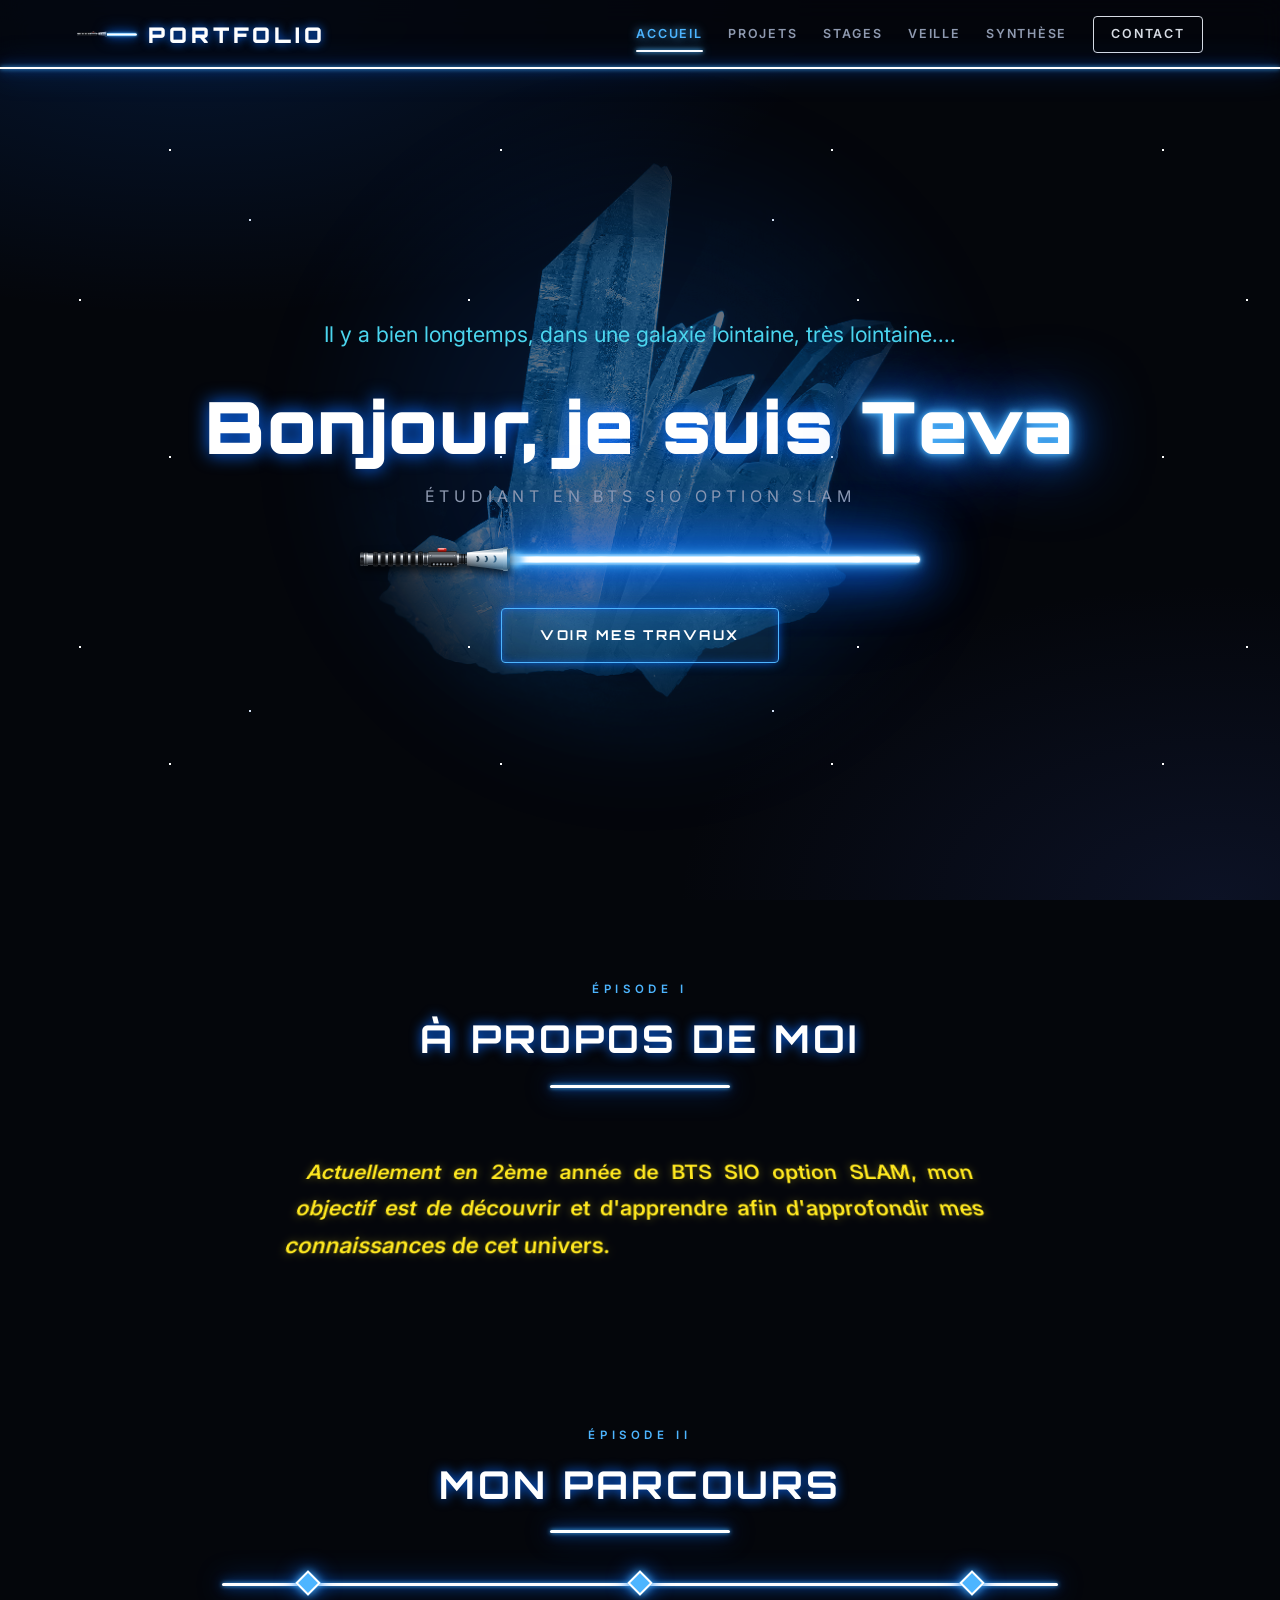
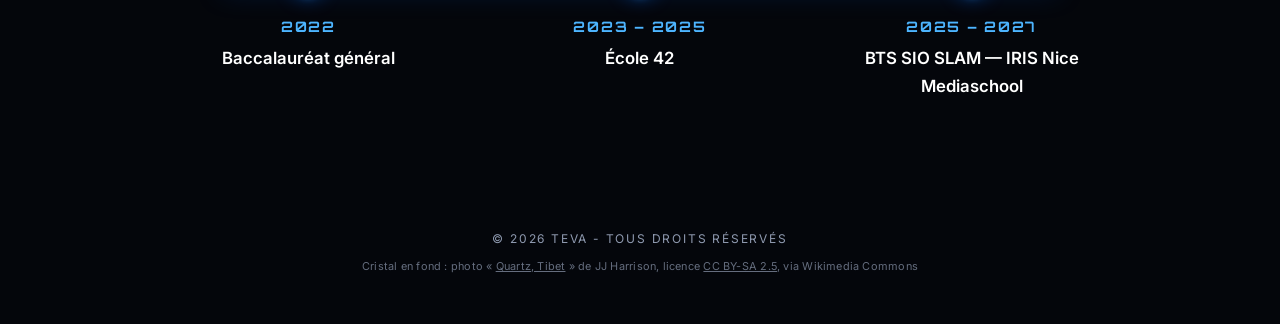
<file: index.html>
<!DOCTYPE html>
<html lang="fr">
<head>
	<meta charset="UTF-8">
	<meta name="viewport" content="width=device-width, initial-scale=1.0">
	<title>Teva | Accueil</title>
	<link href="https://fonts.googleapis.com/css2?family=Inter:wght@300;400;600;700&family=Orbitron:wght@500;700;900&display=swap" rel="stylesheet">
	<link rel="stylesheet" href="style/theme.css">
	<link rel="stylesheet" href="style.css">
</head>
<body class="saber-blue">
	<header class="main-header">
		<nav class="navbar">
			<div class="logo"><span class="logo-saber"></span>PORTFOLIO</div>
			<ul class="nav-links">
				<li><a href="./index.html" class="active">Accueil</a></li>
				<li><a href="./src/projects.html">Projets</a></li>
				<li><a href="./src/stages.html">Stages</a></li>
				<li><a href="./src/veille.html">Veille</a></li>
				<li><a href="./src/bilan.html">Synthèse</a></li>
				<li><a href="./src/contact.html" class="btn-contact">Contact</a></li>
			</ul>
		</nav>

		<div class="hero-content">
			<p class="galaxy-intro">Il y a bien longtemps, dans une galaxie lointaine, très lointaine....</p>
			<h1>Bonjour, je suis <span class="highlight">Teva</span></h1>
			<p class="hero-sub">Étudiant en BTS SIO option SLAM</p>
			<div class="saber" aria-hidden="true"><span class="hilt"></span><span class="blade"></span></div>
			<a href="./src/projects.html" class="cta-button">Voir mes travaux</a>
		</div>
	</header>

	<main>
		<section id="about" class="container">
			<h2 data-kicker="Épisode I">À propos de moi</h2>
			<div class="crawl">
				<p class="crawl-text">Actuellement en 2ème année de BTS SIO option SLAM, mon objectif est de découvrir et d'apprendre afin d'approfondir mes connaissances de cet univers.</p>
			</div>
		</section>

		<section id="parcours" class="container">
			<h2 data-kicker="Épisode II">Mon parcours</h2>
			<div class="timeline">
				<div class="timeline-item">
					<div class="timeline-dot"></div>
					<span class="timeline-year">2022</span>
					<h3>Baccalauréat général</h3>
				</div>
				<div class="timeline-item">
					<div class="timeline-dot"></div>
					<span class="timeline-year">2023 – 2025</span>
					<h3>École 42</h3>
				</div>
				<div class="timeline-item">
					<div class="timeline-dot"></div>
					<span class="timeline-year">2025 – 2027</span>
					<h3>BTS SIO SLAM — IRIS Nice Mediaschool</h3>
				</div>
			</div>
		</section>
	</main>

	<footer>
		<p>&copy; 2026 Teva - Tous droits réservés</p>
		<p class="photo-credit">Cristal en fond : photo « <a href="https://commons.wikimedia.org/wiki/File:Quartz,_Tibet.jpg" target="_blank" rel="noopener noreferrer">Quartz, Tibet</a> » de JJ Harrison, licence <a href="https://creativecommons.org/licenses/by-sa/2.5/" target="_blank" rel="noopener noreferrer">CC BY-SA 2.5</a>, via Wikimedia Commons</p>
	</footer>
</body>
</html>
</file>
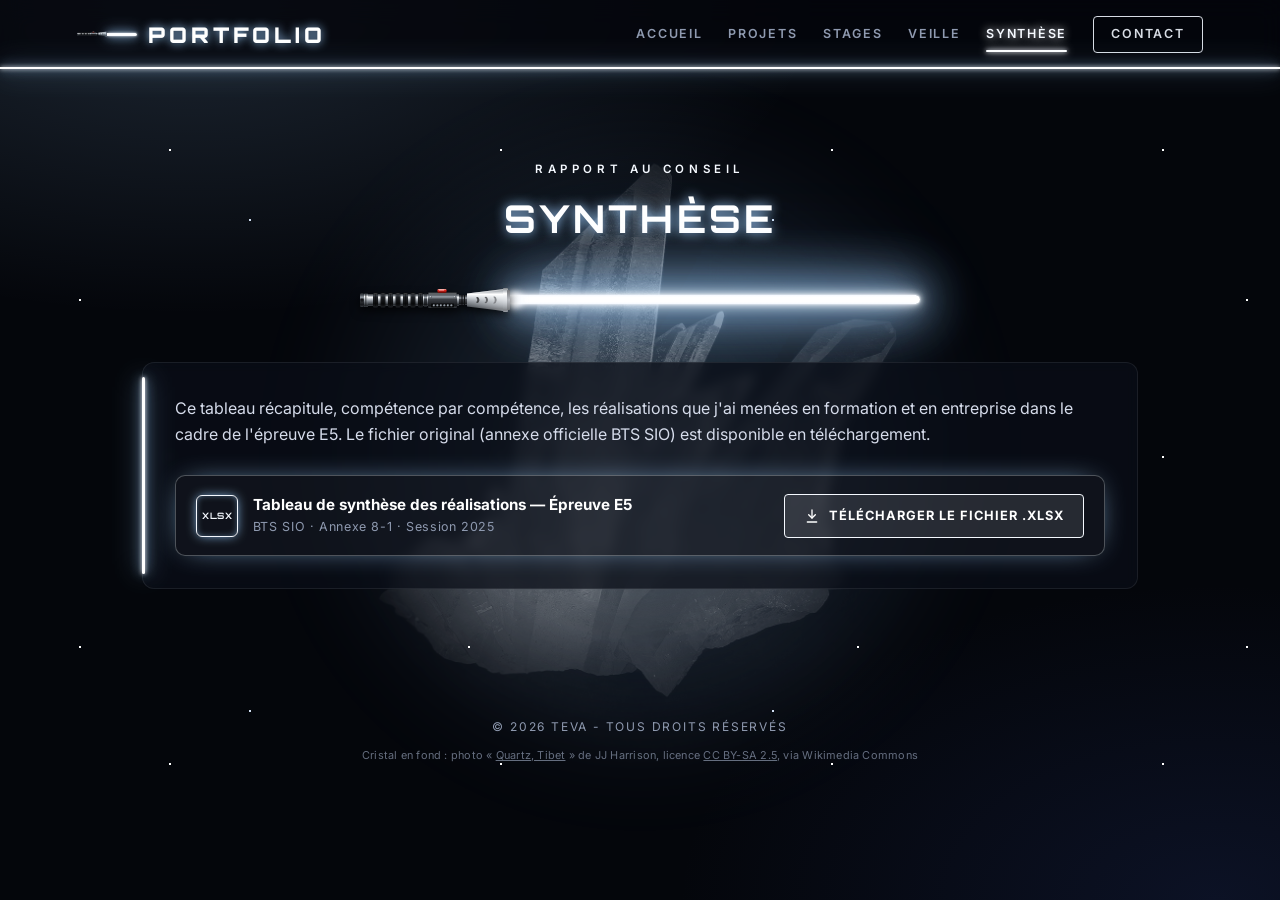
<file: src/bilan.html>
<!DOCTYPE html>
<html lang="fr">
<head>
	<meta charset="UTF-8">
	<meta name="viewport" content="width=device-width, initial-scale=1.0">
	<title>Teva | Synthèse</title>
	<link href="https://fonts.googleapis.com/css2?family=Inter:wght@300;400;600;700&family=Orbitron:wght@500;700;900&display=swap" rel="stylesheet">
	<link rel="stylesheet" href="../style/theme.css">
	<link rel="stylesheet" href="../style/bilan.css">
</head>
<body class="subpage saber-white">
	<header>
		<nav class="navbar">
			<div class="logo"><span class="logo-saber"></span>PORTFOLIO</div>
			<ul class="nav-links">
				<li><a href="../index.html">Accueil</a></li>
				<li><a href="./projects.html">Projets</a></li>
				<li><a href="./stages.html">Stages</a></li>
				<li><a href="./veille.html">Veille</a></li>
				<li><a href="./bilan.html" class="active">Synthèse</a></li>
				<li><a href="./contact.html" class="btn-contact">Contact</a></li>
			</ul>
		</nav>
	</header>

	<main>
		<section id="bilan" class="container">
			<h2 data-kicker="Rapport au Conseil">Synthèse</h2>
			<div class="saber" aria-hidden="true"><span class="hilt"></span><span class="blade"></span></div>

			<div class="content-block">
				<p>Ce tableau récapitule, compétence par compétence, les réalisations que j'ai menées en formation et en entreprise dans le cadre de l'épreuve E5. Le fichier original (annexe officielle BTS SIO) est disponible en téléchargement.</p>

				<div class="synthese-doc">
					<div class="synthese-toolbar">
						<div class="synthese-toolbar__file">
							<span class="synthese-file-icon">XLSX</span>
							<div>
								<div class="synthese-toolbar__name">Tableau de synthèse des réalisations — Épreuve E5</div>
								<div class="synthese-toolbar__meta">BTS SIO · Annexe 8-1 · Session 2025</div>
							</div>
						</div>
						<a class="synthese-download-btn"
						   href="../assets/Tableau de synthèse - Andriantsoa Teva.xlsx"
						   download="Tableau_de_synthese_E5_2025.xlsx">
							<svg viewBox="0 0 24 24" fill="none" stroke="currentColor" stroke-width="2" stroke-linecap="round" stroke-linejoin="round">
								<path d="M12 3v12"></path>
								<path d="M7 10l5 5 5-5"></path>
								<path d="M5 21h14"></path>
							</svg>
							Télécharger le fichier .xlsx
						</a>
					</div>
				</div>
			</div>
		</section>
	</main>

	<footer>
		<p>&copy; 2026 Teva - Tous droits réservés</p>
		<p class="photo-credit">Cristal en fond : photo « <a href="https://commons.wikimedia.org/wiki/File:Quartz,_Tibet.jpg" target="_blank" rel="noopener noreferrer">Quartz, Tibet</a> » de JJ Harrison, licence <a href="https://creativecommons.org/licenses/by-sa/2.5/" target="_blank" rel="noopener noreferrer">CC BY-SA 2.5</a>, via Wikimedia Commons</p>
	</footer>
</body>
</html>
</file>
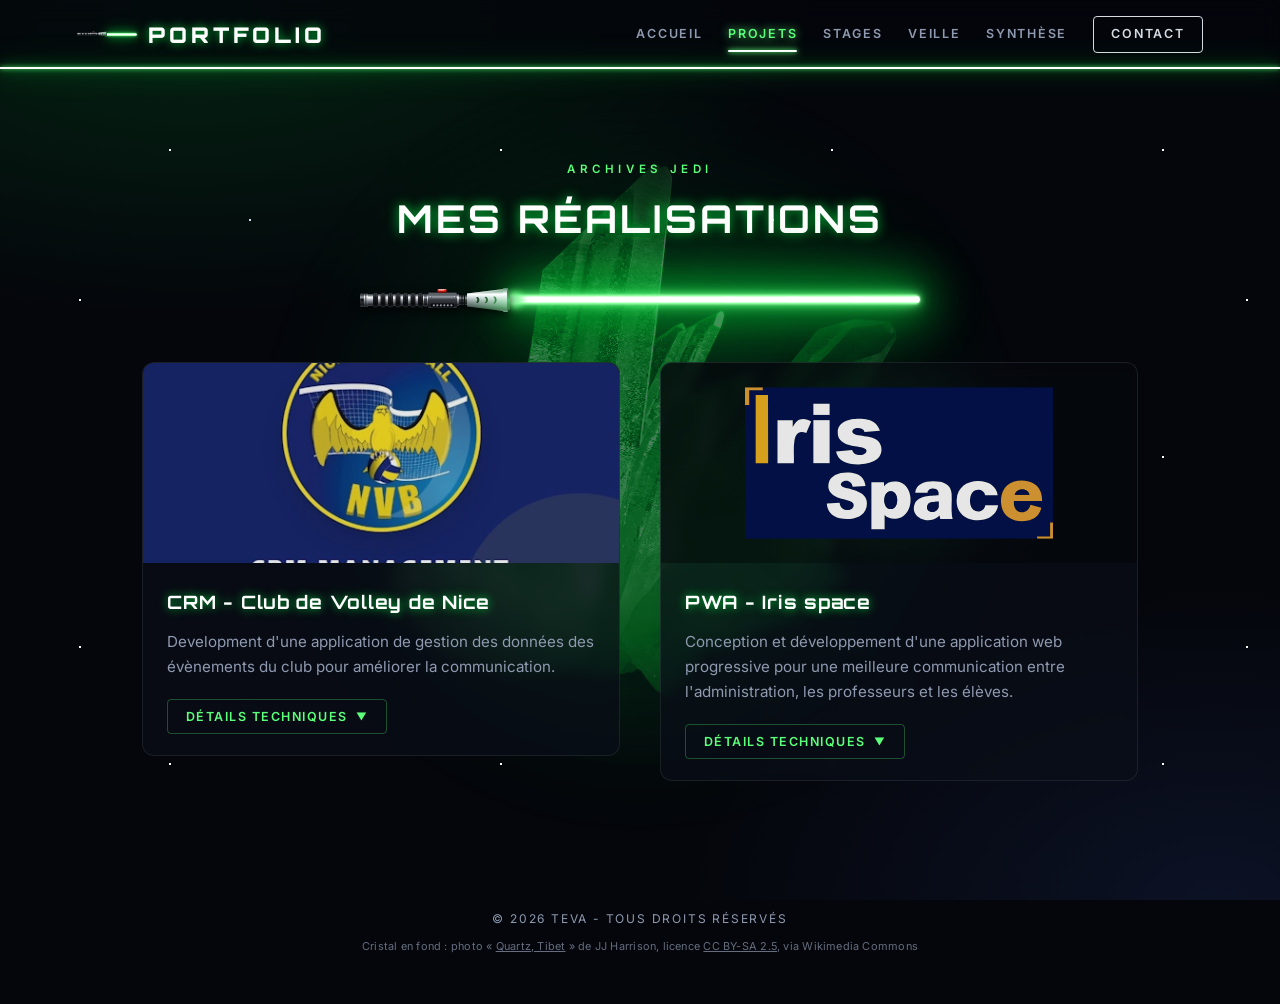
<file: src/projects.html>
<!DOCTYPE html>
<html lang="fr">
<head>
	<meta charset="UTF-8">
	<meta name="viewport" content="width=device-width, initial-scale=1.0">
	<title>Teva | Projets</title>
	<link href="https://fonts.googleapis.com/css2?family=Inter:wght@300;400;600;700&family=Orbitron:wght@500;700;900&display=swap" rel="stylesheet">
	<link rel="stylesheet" href="../style/theme.css">
	<link rel="stylesheet" href="../style/projects.css">
</head>
<body class="subpage saber-green">
	<header>
		<nav class="navbar">
			<div class="logo"><span class="logo-saber"></span>PORTFOLIO</div>
			<ul class="nav-links">
				<li><a href="../index.html">Accueil</a></li>
				<li><a href="./projects.html" class="active">Projets</a></li>
				<li><a href="./stages.html">Stages</a></li>
				<li><a href="./veille.html">Veille</a></li>
				<li><a href="./bilan.html">Synthèse</a></li>
				<li><a href="./contact.html" class="btn-contact">Contact</a></li>
			</ul>
		</nav>
	</header>

	<main>
		<section id="projects" class="projects-section">
			<h2 data-kicker="Archives Jedi">Mes Réalisations</h2>
			<div class="saber" aria-hidden="true"><span class="hilt"></span><span class="blade"></span></div>
			<div class="projects-grid">
				<div class="project-card">
					<div class="project-image">
						<img src="../img/crm.webp" alt="Projet CRM">
					</div>
					<div class="project-info">
						<h3>CRM - Club de Volley de Nice</h3>
						<p>Development d'une application de gestion des données des évènements du club pour améliorer la communication.</p>
						<button class="btn-detail" onclick="toggleDetails(this)">Détails techniques <span class="arrow">▼</span></button>
					</div>
					<div class="project-details">
						<p><strong>Technologies :</strong> API Slim (PHP), JavaScript + fetch, MERISE, Docker</p>
						<p><strong>Mon rôle :</strong> pôle backend (routes de l'API)</p>
						<p><a href="./projects/projet-crm.html" class="detail-link">Voir la page complète du projet &rarr;</a></p>
					</div>
				</div>

				<div class="project-card">
					<div class="project-image logo-image">
						<img src="../img/Logo IRIS SPACE.svg" alt="Projet Iris space">
					</div>
					<div class="project-info">
						<h3>PWA - Iris space</h3>
						<p>Conception et développement d'une application web progressive pour une meilleure communication entre l'administration, les professeurs et les élèves.</p>
						<button class="btn-detail" onclick="toggleDetails(this)">Détails techniques <span class="arrow">▼</span></button>
					</div>
					<div class="project-details">
						<p><strong>Technologies :</strong> React, Vite, Tailwind CSS, daisyUI</p>
						<p><strong>Mon rôle :</strong> pages Absences (administration), tableau de bord et notes (élève)</p>
						<p><a href="./projects/iris-space.html" class="detail-link">Voir la page complète du projet &rarr;</a></p>
					</div>
				</div>
			</div>
		</section>
	</main>

	<footer>
		<p>&copy; 2026 Teva - Tous droits réservés</p>
		<p class="photo-credit">Cristal en fond : photo « <a href="https://commons.wikimedia.org/wiki/File:Quartz,_Tibet.jpg" target="_blank" rel="noopener noreferrer">Quartz, Tibet</a> » de JJ Harrison, licence <a href="https://creativecommons.org/licenses/by-sa/2.5/" target="_blank" rel="noopener noreferrer">CC BY-SA 2.5</a>, via Wikimedia Commons</p>
	</footer>

	<script>
		function toggleDetails(button) {
			const card = button.closest('.project-card');
			card.classList.toggle('active');
		}
	</script>
</body>
</html>
</file>
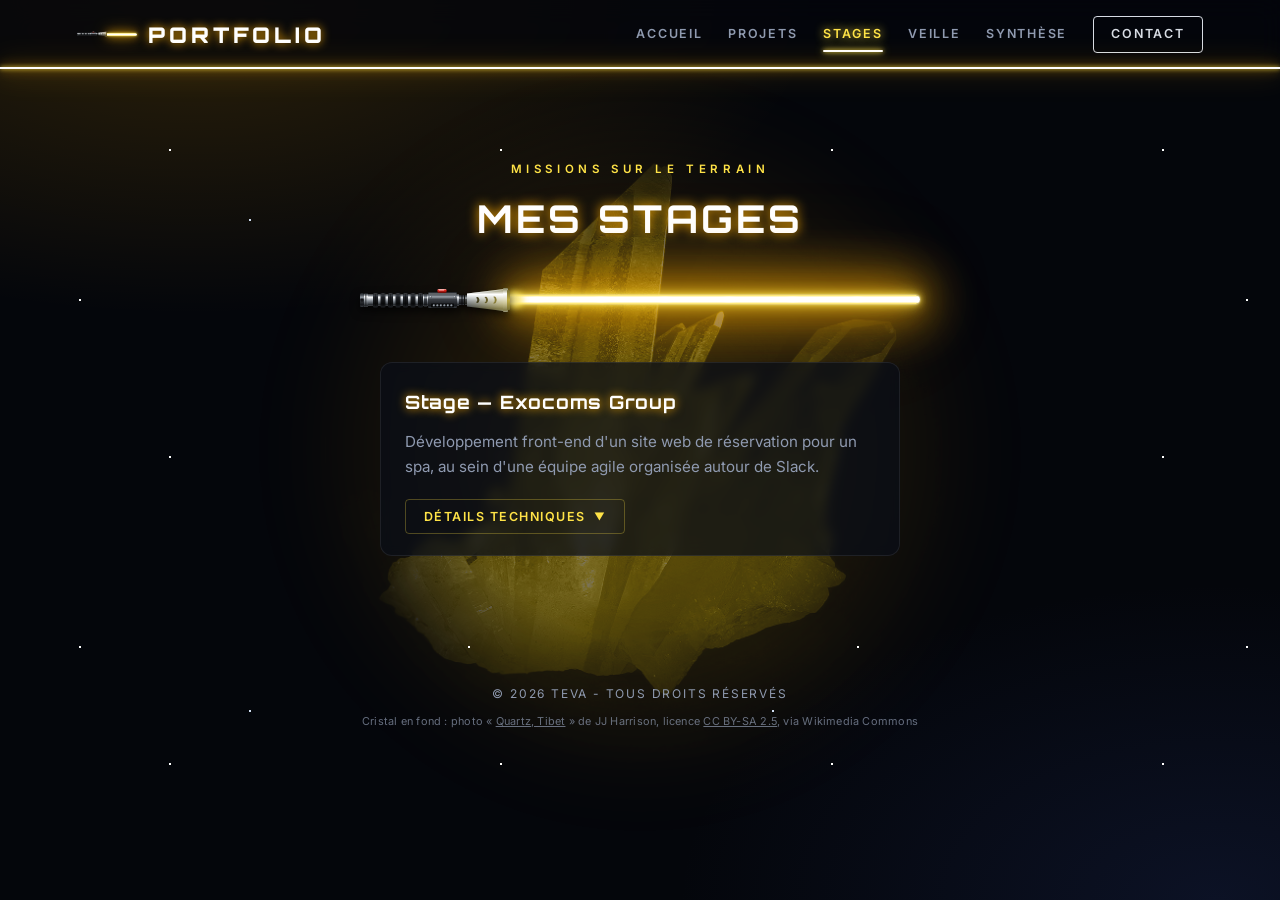
<file: src/stages.html>
<!DOCTYPE html>
<html lang="fr">
<head>
	<meta charset="UTF-8">
	<meta name="viewport" content="width=device-width, initial-scale=1.0">
	<title>Teva | Stages</title>
	<link href="https://fonts.googleapis.com/css2?family=Inter:wght@300;400;600;700&family=Orbitron:wght@500;700;900&display=swap" rel="stylesheet">
	<link rel="stylesheet" href="../style/theme.css">
	<link rel="stylesheet" href="../style/stages.css">
</head>
<body class="subpage saber-yellow">
	<header>
		<nav class="navbar">
			<div class="logo"><span class="logo-saber"></span>PORTFOLIO</div>
			<ul class="nav-links">
				<li><a href="../index.html">Accueil</a></li>
				<li><a href="./projects.html">Projets</a></li>
				<li><a href="./stages.html" class="active">Stages</a></li>
				<li><a href="./veille.html">Veille</a></li>
				<li><a href="./bilan.html">Synthèse</a></li>
				<li><a href="./contact.html" class="btn-contact">Contact</a></li>
			</ul>
		</nav>
	</header>

	<main>
		<section id="stages" class="projects-section">
			<h2 data-kicker="Missions sur le terrain">Mes Stages</h2>
			<div class="saber" aria-hidden="true"><span class="hilt"></span><span class="blade"></span></div>
			<div class="projects-grid">
				<div class="project-card">
					<div class="project-info">
						<h3>Stage — Exocoms Group</h3>
						<p>Développement front-end d'un site web de réservation pour un spa, au sein d'une équipe agile organisée autour de Slack.</p>
						<button class="btn-detail" onclick="toggleDetails(this)">Détails techniques <span class="arrow">▼</span></button>
					</div>
					<div class="project-details">
						<p><strong>Entreprise :</strong> Exocoms Group — Pôle Développement</p>
						<p><strong>Période :</strong> 13/07 - 07/08 2026</p>
						<p><strong>Missions :</strong> Intégration de maquettes.</p>
						<p><strong>Outils :</strong> Slack, Git</p>
						<p><a href="./stages/stage1.html" class="detail-link">Voir la page complète du stage &rarr;</a></p>
					</div>
				</div>
			</div>
		</section>
	</main>

	<footer>
		<p>&copy; 2026 Teva - Tous droits réservés</p>
		<p class="photo-credit">Cristal en fond : photo « <a href="https://commons.wikimedia.org/wiki/File:Quartz,_Tibet.jpg" target="_blank" rel="noopener noreferrer">Quartz, Tibet</a> » de JJ Harrison, licence <a href="https://creativecommons.org/licenses/by-sa/2.5/" target="_blank" rel="noopener noreferrer">CC BY-SA 2.5</a>, via Wikimedia Commons</p>
	</footer>

	<script>
		function toggleDetails(button) {
			const card = button.closest('.project-card');
			card.classList.toggle('active');
		}
	</script>
</body>
</html>
</file>
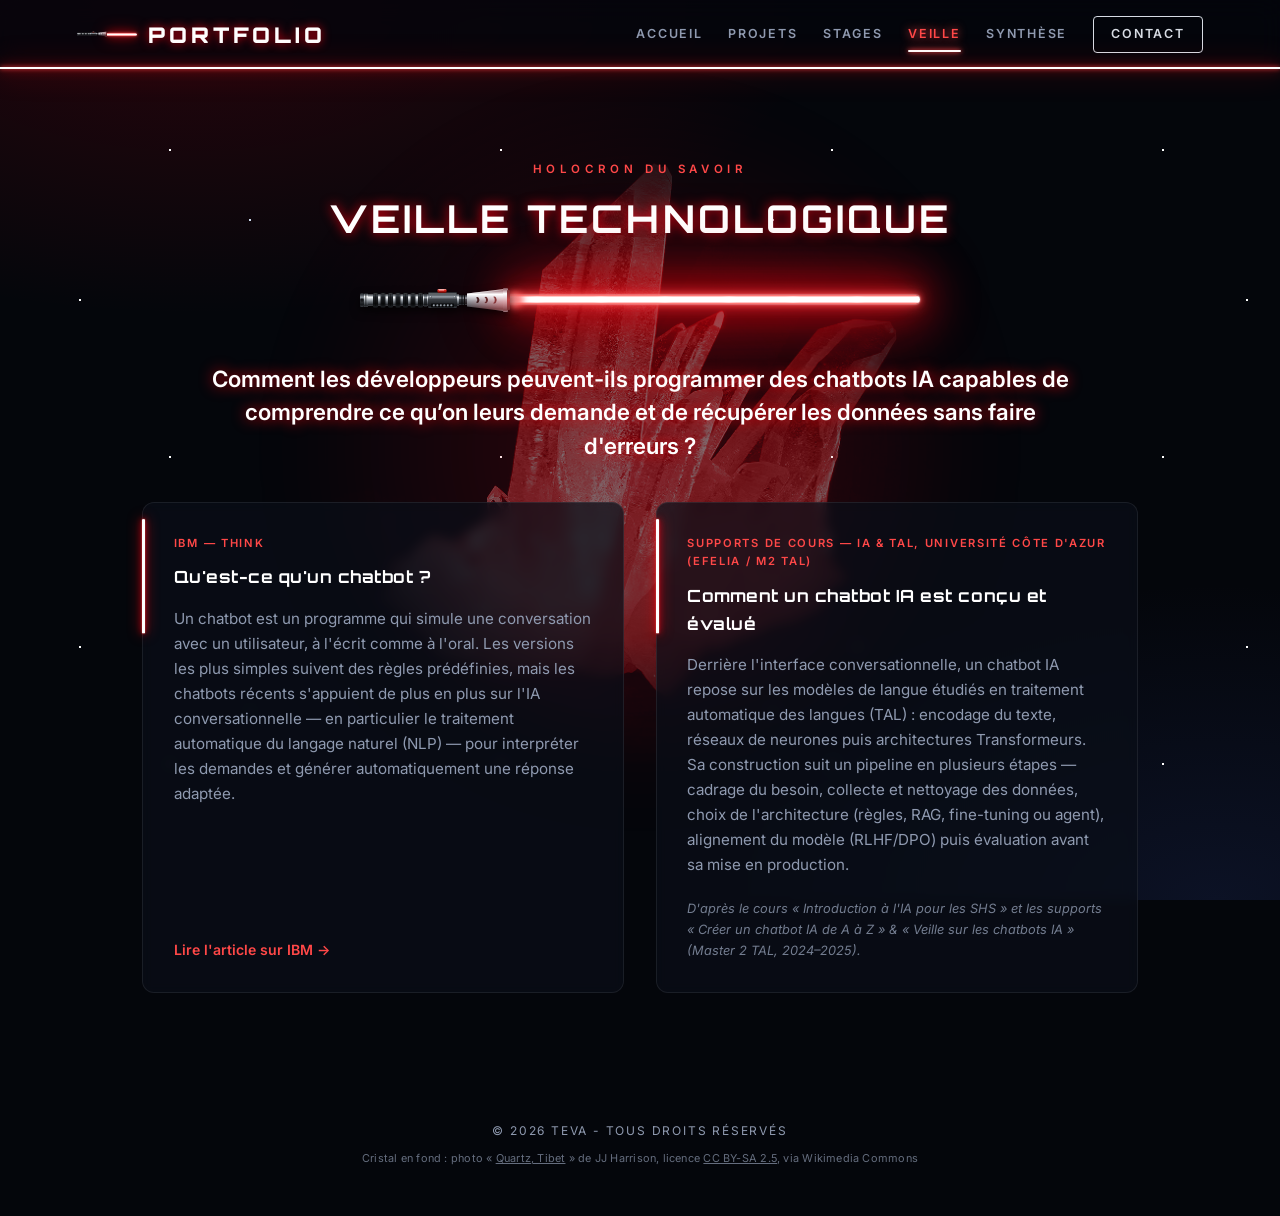
<file: src/veille.html>
<!DOCTYPE html>
<html lang="fr">
<head>
	<meta charset="UTF-8">
	<meta name="viewport" content="width=device-width, initial-scale=1.0">
	<title>Teva | Veille Technologique</title>
	<link href="https://fonts.googleapis.com/css2?family=Inter:wght@300;400;600;700&family=Orbitron:wght@500;700;900&display=swap" rel="stylesheet">
	<link rel="stylesheet" href="../style/theme.css">
	<link rel="stylesheet" href="../style/veille.css">
</head>
<body class="subpage saber-red">
	<header>
		<nav class="navbar">
			<div class="logo"><span class="logo-saber"></span>PORTFOLIO</div>
			<ul class="nav-links">
				<li><a href="../index.html">Accueil</a></li>
				<li><a href="./projects.html">Projets</a></li>
				<li><a href="./stages.html">Stages</a></li>
				<li><a href="./veille.html" class="active">Veille</a></li>
				<li><a href="./bilan.html">Synthèse</a></li>
				<li><a href="./contact.html" class="btn-contact">Contact</a></li>
			</ul>
		</nav>
	</header>

	<main>
		<section id="veille" class="container">
			<h2 data-kicker="Holocron du savoir">Veille Technologique</h2>
			<div class="saber" aria-hidden="true"><span class="hilt"></span><span class="blade"></span></div>

			<div class="veille-topic">
				<h3>Comment les développeurs peuvent-ils programmer des chatbots IA capables de comprendre ce qu’on leurs demande et de récupérer les données sans faire d'erreurs ? </h3>

				<div class="veille-grid">
					<article class="veille-card">
						<span class="veille-source">IBM — Think</span>
						<h4>Qu'est-ce qu'un chatbot ?</h4>
						<p>Un chatbot est un programme qui simule une conversation avec un utilisateur, à l'écrit comme à l'oral. Les versions les plus simples suivent des règles prédéfinies, mais les chatbots récents s'appuient de plus en plus sur l'IA conversationnelle — en particulier le traitement automatique du langage naturel (NLP) — pour interpréter les demandes et générer automatiquement une réponse adaptée.</p>
						<a class="veille-link" href="https://www.ibm.com/fr-fr/think/topics/chatbots" target="_blank" rel="noopener noreferrer">Lire l'article sur IBM &rarr;</a>
					</article>

					<article class="veille-card">
						<span class="veille-source">Supports de cours — IA &amp; TAL, Université Côte d'Azur (EFELIA / M2 TAL)</span>
						<h4>Comment un chatbot IA est conçu et évalué</h4>
						<p>Derrière l'interface conversationnelle, un chatbot IA repose sur les modèles de langue étudiés en traitement automatique des langues (TAL) : encodage du texte, réseaux de neurones puis architectures Transformeurs. Sa construction suit un pipeline en plusieurs étapes — cadrage du besoin, collecte et nettoyage des données, choix de l'architecture (règles, RAG, fine-tuning ou agent), alignement du modèle (RLHF/DPO) puis évaluation avant sa mise en production.</p>
						<span class="veille-refs">D'après le cours « Introduction à l'IA pour les SHS » et les supports « Créer un chatbot IA de A à Z » &amp; « Veille sur les chatbots IA » (Master 2 TAL, 2024–2025).</span>
					</article>
				</div>
			</div>
		</section>
	</main>

	<footer>
		<p>&copy; 2026 Teva - Tous droits réservés</p>
		<p class="photo-credit">Cristal en fond : photo « <a href="https://commons.wikimedia.org/wiki/File:Quartz,_Tibet.jpg" target="_blank" rel="noopener noreferrer">Quartz, Tibet</a> » de JJ Harrison, licence <a href="https://creativecommons.org/licenses/by-sa/2.5/" target="_blank" rel="noopener noreferrer">CC BY-SA 2.5</a>, via Wikimedia Commons</p>
	</footer>
</body>
</html>
</file>
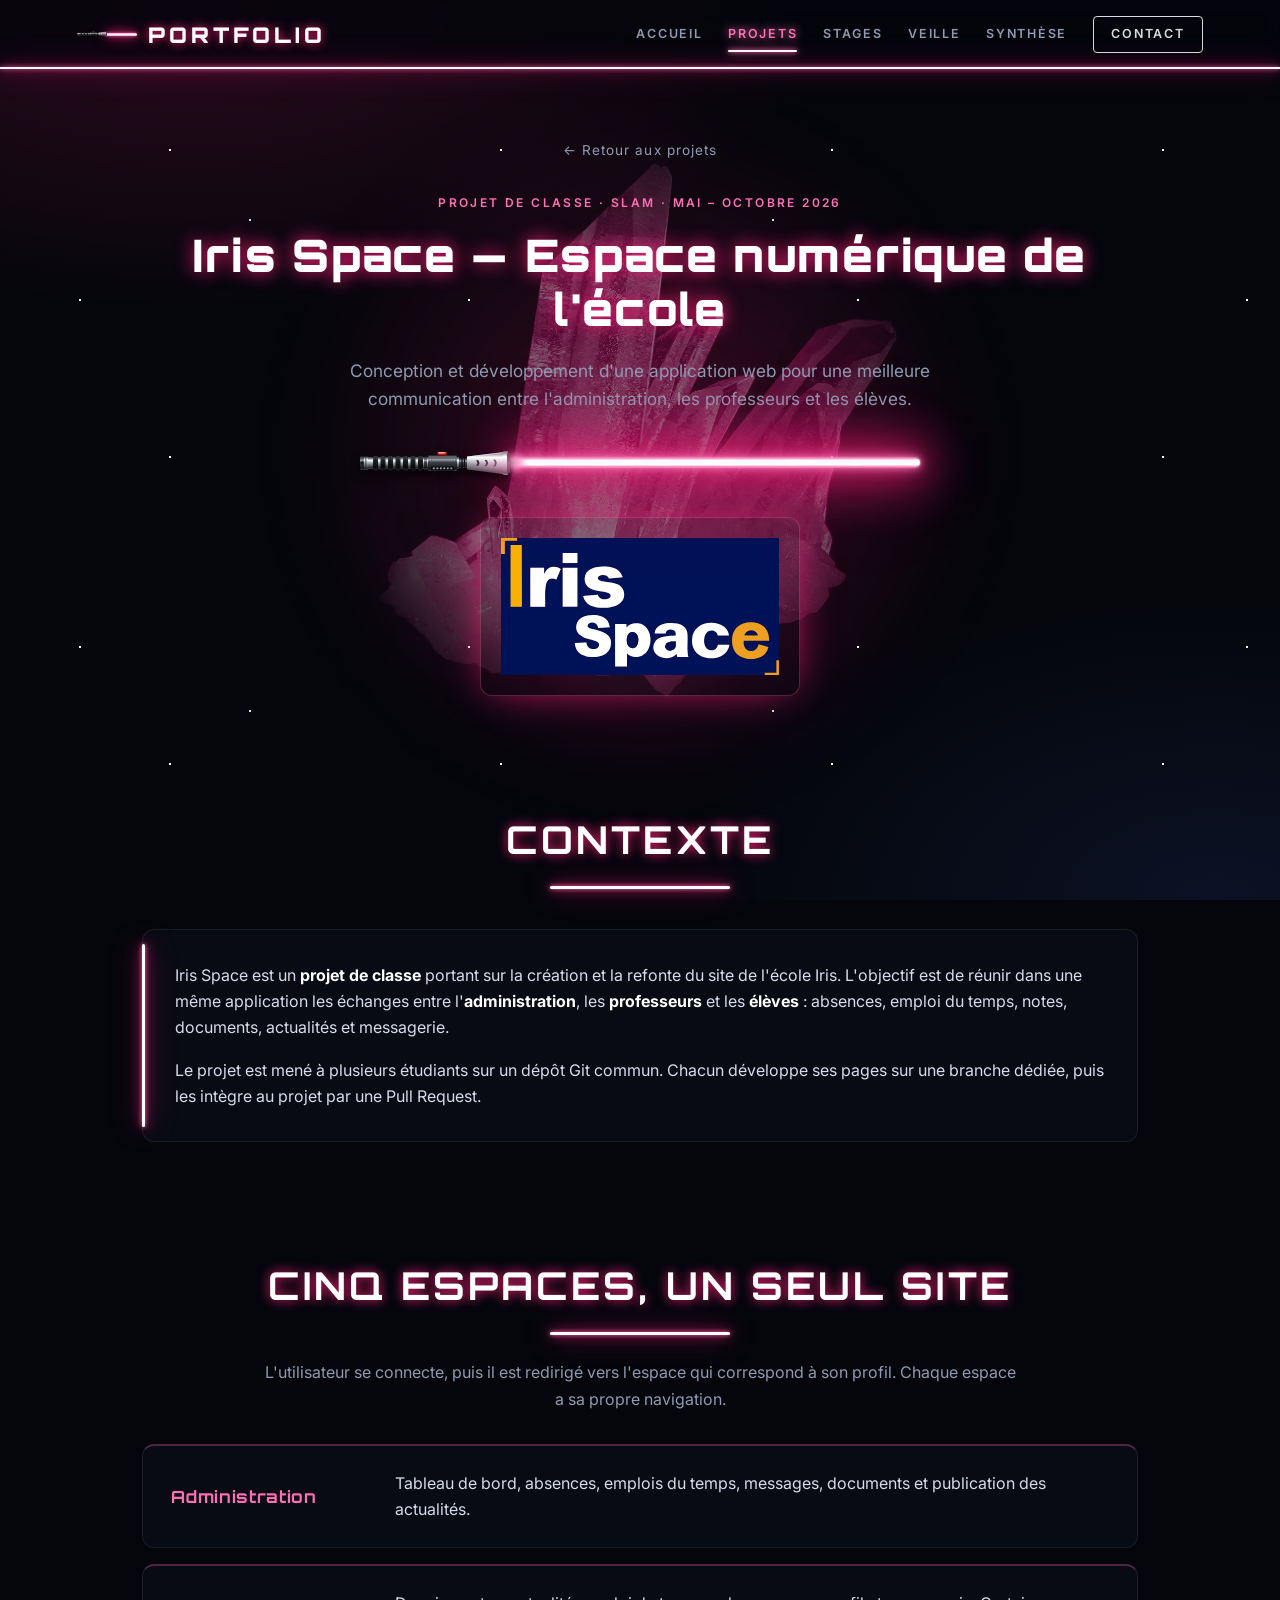
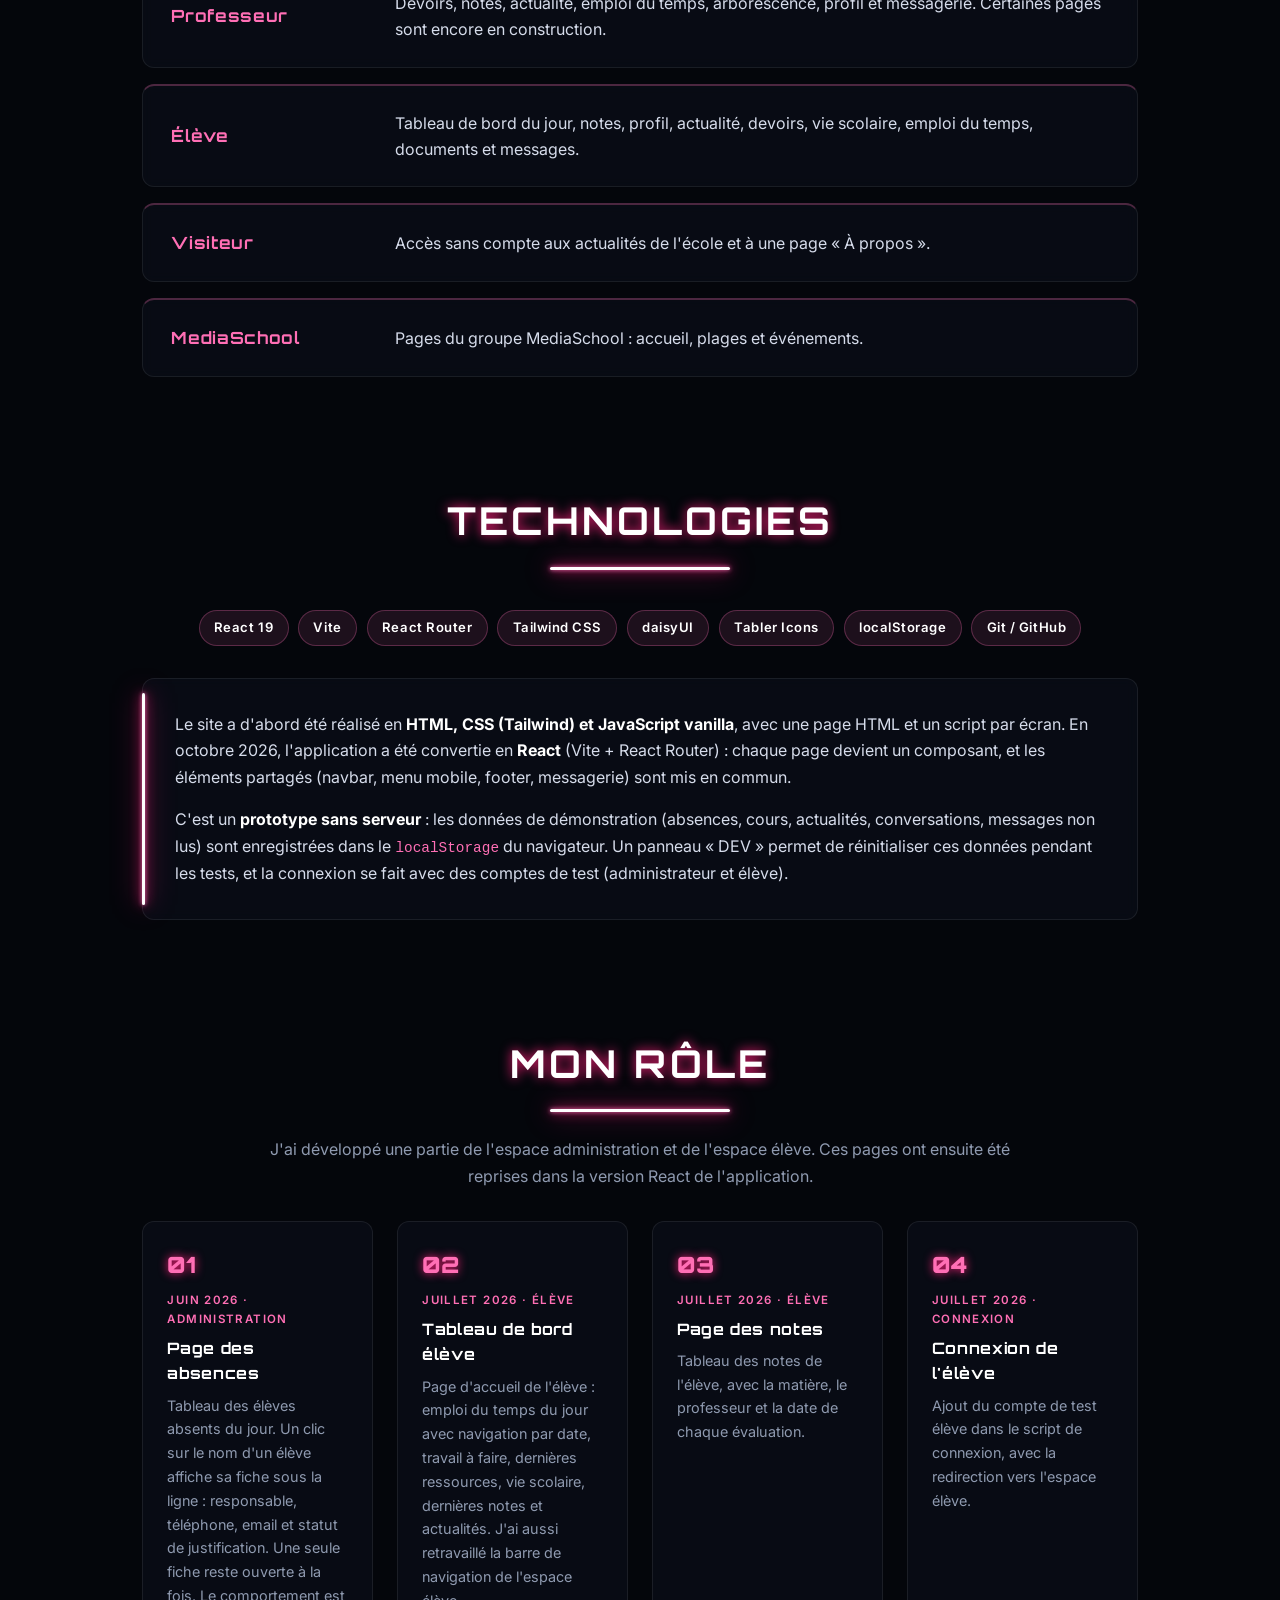
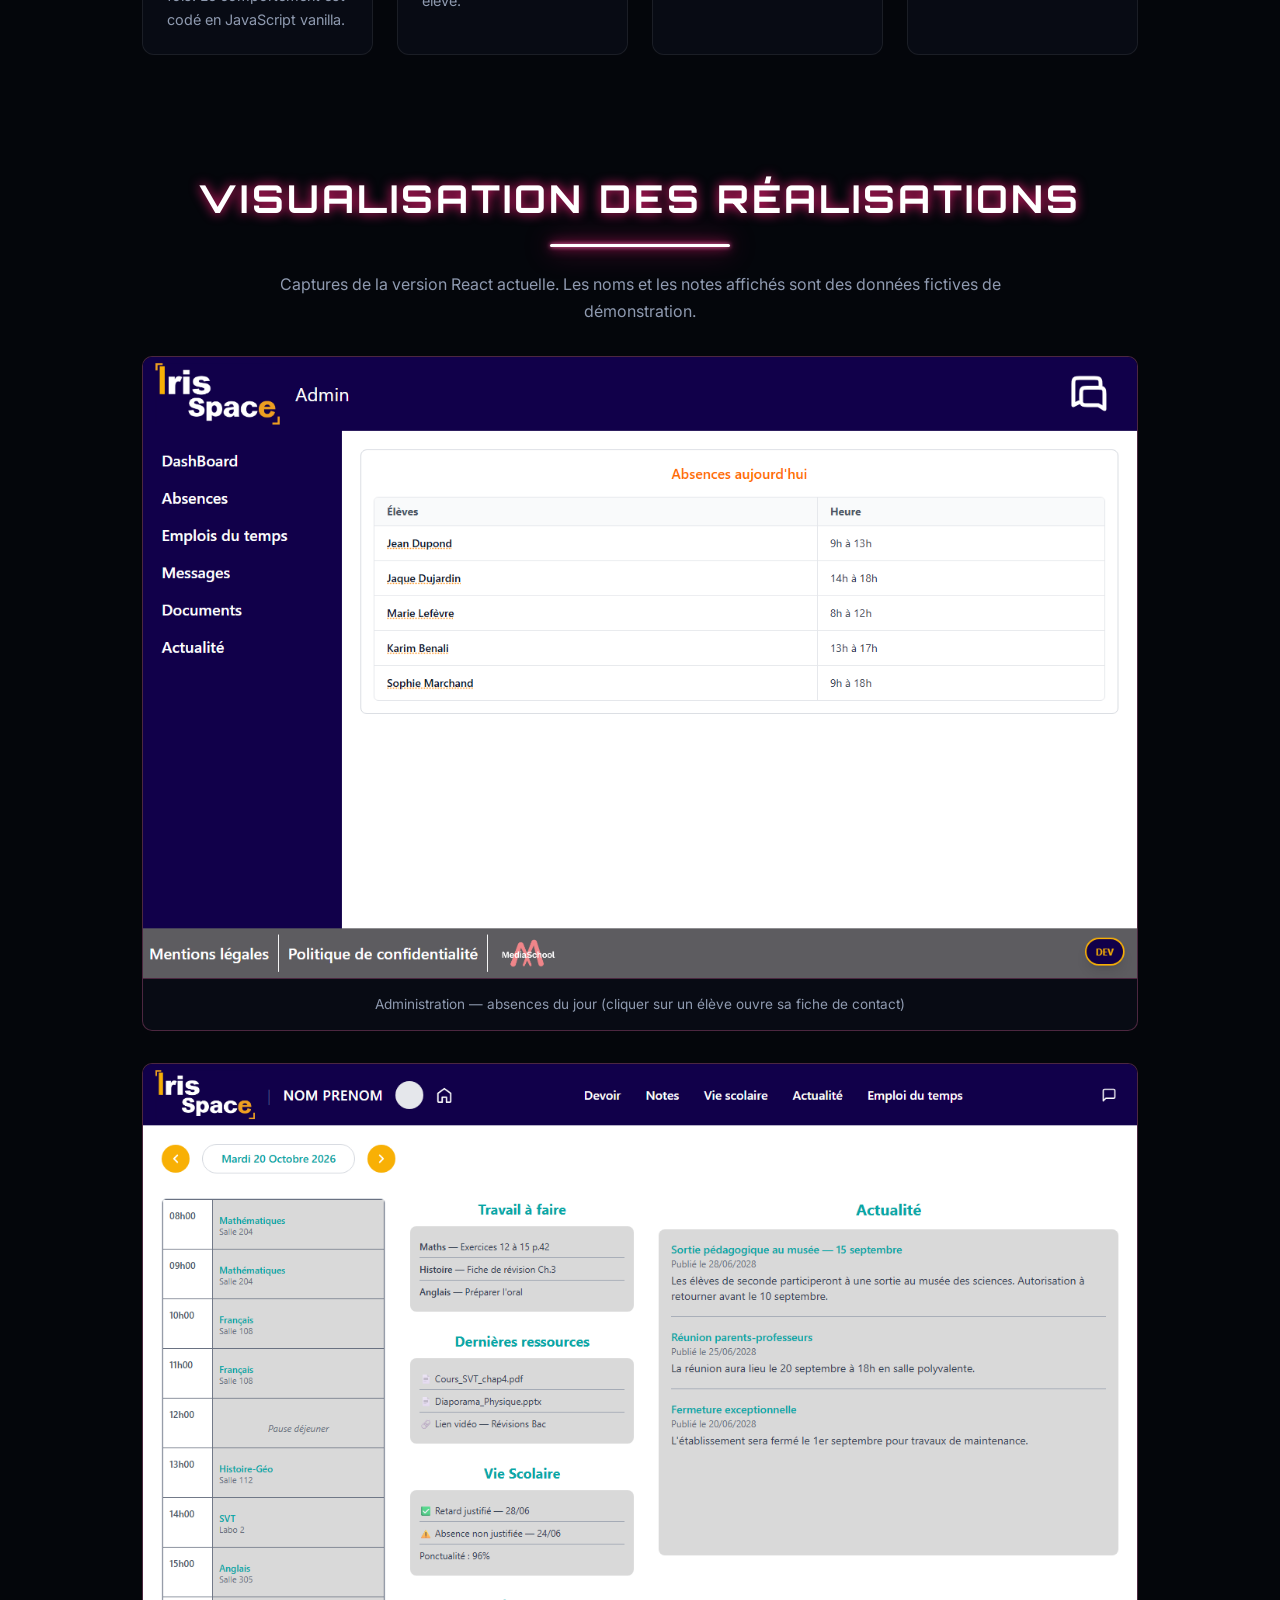
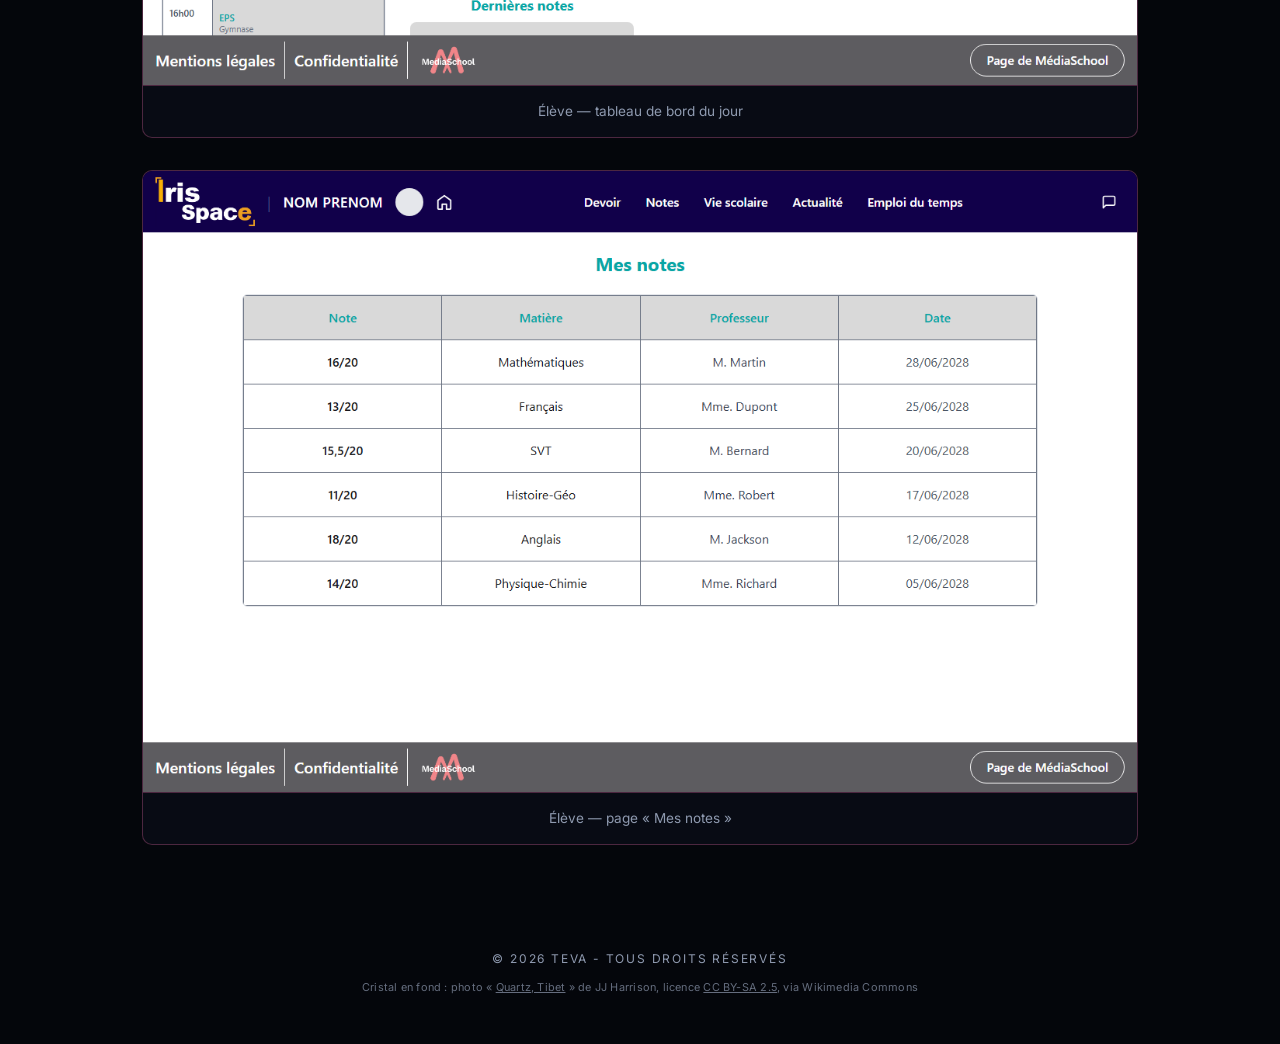
<file: src/projects/iris-space.html>
<!DOCTYPE html>
<html lang="fr">
<head>
	<meta charset="UTF-8">
	<meta name="viewport" content="width=device-width, initial-scale=1.0">
	<title>Teva | Projet Iris Space</title>
	<link href="https://fonts.googleapis.com/css2?family=Inter:wght@300;400;600;700&family=Orbitron:wght@500;700;900&display=swap" rel="stylesheet">
	<link rel="stylesheet" href="../../style/theme.css">
	<link rel="stylesheet" href="../../style/projects-css/iris-space.css">
</head>
<body class="subpage saber-pink">
	<header>
		<nav class="navbar">
			<div class="logo"><span class="logo-saber"></span>PORTFOLIO</div>
			<ul class="nav-links">
				<li><a href="../../index.html">Accueil</a></li>
				<li><a href="../projects.html" class="active">Projets</a></li>
				<li><a href="../stages.html">Stages</a></li>
				<li><a href="../veille.html">Veille</a></li>
				<li><a href="../bilan.html">Synthèse</a></li>
				<li><a href="../contact.html" class="btn-contact">Contact</a></li>
			</ul>
		</nav>
	</header>

	<main>
		<!-- ===== En-tête du projet ===== -->
		<section class="project-hero container">
			<a href="../projects.html" class="back-link">&larr; Retour aux projets</a>
			<p class="eyebrow">Projet de classe · SLAM · Mai – octobre 2026</p>
			<h1>Iris Space — Espace numérique de l'école</h1>
			<p class="subtitle">Conception et développement d'une application web pour une meilleure communication entre l'administration, les professeurs et les élèves.</p>
			<div class="saber" aria-hidden="true"><span class="hilt"></span><span class="blade"></span></div>
			<div class="iris-logo">
				<img src="../../img/Logo IRIS SPACE.svg" alt="Logo Iris Space">
			</div>
		</section>

		<!-- ===== Contexte ===== -->
		<section class="container">
			<h2>Contexte</h2>
			<div class="content-block">
				<p>Iris Space est un <strong>projet de classe</strong> portant sur la création et la refonte du site de l'école Iris. L'objectif est de réunir dans une même application les échanges entre l'<strong>administration</strong>, les <strong>professeurs</strong> et les <strong>élèves</strong> : absences, emploi du temps, notes, documents, actualités et messagerie.</p>
				<p>Le projet est mené à plusieurs étudiants sur un dépôt Git commun. Chacun développe ses pages sur une branche dédiée, puis les intègre au projet par une Pull Request.</p>
			</div>
		</section>

		<!-- ===== Les espaces ===== -->
		<section class="container">
			<h2>Cinq espaces, un seul site</h2>
			<p class="section-intro">L'utilisateur se connecte, puis il est redirigé vers l'espace qui correspond à son profil. Chaque espace a sa propre navigation.</p>
			<div class="spaces-grid">
				<div class="role-card">
					<h3>Administration</h3>
					<p>Tableau de bord, absences, emplois du temps, messages, documents et publication des actualités.</p>
				</div>
				<div class="role-card">
					<h3>Professeur</h3>
					<p>Devoirs, notes, actualité, emploi du temps, arborescence, profil et messagerie. Certaines pages sont encore en construction.</p>
				</div>
				<div class="role-card">
					<h3>Élève</h3>
					<p>Tableau de bord du jour, notes, profil, actualité, devoirs, vie scolaire, emploi du temps, documents et messages.</p>
				</div>
				<div class="role-card">
					<h3>Visiteur</h3>
					<p>Accès sans compte aux actualités de l'école et à une page « À propos ».</p>
				</div>
				<div class="role-card">
					<h3>MediaSchool</h3>
					<p>Pages du groupe MediaSchool : accueil, plages et événements.</p>
				</div>
			</div>
		</section>

		<!-- ===== Technologies ===== -->
		<section class="container">
			<h2>Technologies</h2>
			<ul class="tag-list">
				<li class="tag">React 19</li>
				<li class="tag">Vite</li>
				<li class="tag">React Router</li>
				<li class="tag">Tailwind CSS</li>
				<li class="tag">daisyUI</li>
				<li class="tag">Tabler Icons</li>
				<li class="tag">localStorage</li>
				<li class="tag">Git / GitHub</li>
			</ul>
			<div class="content-block block-gap">
				<p>Le site a d'abord été réalisé en <strong>HTML, CSS (Tailwind) et JavaScript vanilla</strong>, avec une page HTML et un script par écran. En octobre 2026, l'application a été convertie en <strong>React</strong> (Vite + React Router) : chaque page devient un composant, et les éléments partagés (navbar, menu mobile, footer, messagerie) sont mis en commun.</p>
				<p>C'est un <strong>prototype sans serveur</strong> : les données de démonstration (absences, cours, actualités, conversations, messages non lus) sont enregistrées dans le <code>localStorage</code> du navigateur. Un panneau « DEV » permet de réinitialiser ces données pendant les tests, et la connexion se fait avec des comptes de test (administrateur et élève).</p>
			</div>
		</section>

		<!-- ===== Mon rôle ===== -->
		<section class="container">
			<h2>Mon rôle</h2>
			<p class="section-intro">J'ai développé une partie de l'espace administration et de l'espace élève. Ces pages ont ensuite été reprises dans la version React de l'application.</p>
			<ol class="steps">
				<li>
					<span class="step-meta">Juin 2026 · Administration</span>
					<h3>Page des absences</h3>
					<p>Tableau des élèves absents du jour. Un clic sur le nom d'un élève affiche sa fiche sous la ligne : responsable, téléphone, email et statut de justification. Une seule fiche reste ouverte à la fois. Le comportement est codé en JavaScript vanilla.</p>
				</li>
				<li>
					<span class="step-meta">Juillet 2026 · Élève</span>
					<h3>Tableau de bord élève</h3>
					<p>Page d'accueil de l'élève : emploi du temps du jour avec navigation par date, travail à faire, dernières ressources, vie scolaire, dernières notes et actualités. J'ai aussi retravaillé la barre de navigation de l'espace élève.</p>
				</li>
				<li>
					<span class="step-meta">Juillet 2026 · Élève</span>
					<h3>Page des notes</h3>
					<p>Tableau des notes de l'élève, avec la matière, le professeur et la date de chaque évaluation.</p>
				</li>
				<li>
					<span class="step-meta">Juillet 2026 · Connexion</span>
					<h3>Connexion de l'élève</h3>
					<p>Ajout du compte de test élève dans le script de connexion, avec la redirection vers l'espace élève.</p>
				</li>
			</ol>
		</section>

		<!-- ===== Captures ===== -->
		<section class="container">
			<h2>Visualisation des réalisations</h2>
			<p class="section-intro">Captures de la version React actuelle. Les noms et les notes affichés sont des données fictives de démonstration.</p>
			<div class="screens-grid">
				<figure class="card">
					<img src="../../img/iris-space-absences.png" alt="Page Absences de l'espace administration d'Iris Space">
					<figcaption>Administration — absences du jour (cliquer sur un élève ouvre sa fiche de contact)</figcaption>
				</figure>
				<figure class="card">
					<img src="../../img/iris-space-accueil-eleve.png" alt="Tableau de bord de l'espace élève d'Iris Space">
					<figcaption>Élève — tableau de bord du jour</figcaption>
				</figure>
				<figure class="card">
					<img src="../../img/iris-space-notes.png" alt="Page Mes notes de l'espace élève d'Iris Space">
					<figcaption>Élève — page « Mes notes »</figcaption>
				</figure>
			</div>
		</section>
	</main>

	<footer>
		<p>&copy; 2026 Teva - Tous droits réservés</p>
		<p class="photo-credit">Cristal en fond : photo « <a href="https://commons.wikimedia.org/wiki/File:Quartz,_Tibet.jpg" target="_blank" rel="noopener noreferrer">Quartz, Tibet</a> » de JJ Harrison, licence <a href="https://creativecommons.org/licenses/by-sa/2.5/" target="_blank" rel="noopener noreferrer">CC BY-SA 2.5</a>, via Wikimedia Commons</p>
	</footer>
</body>
</html>
</file>
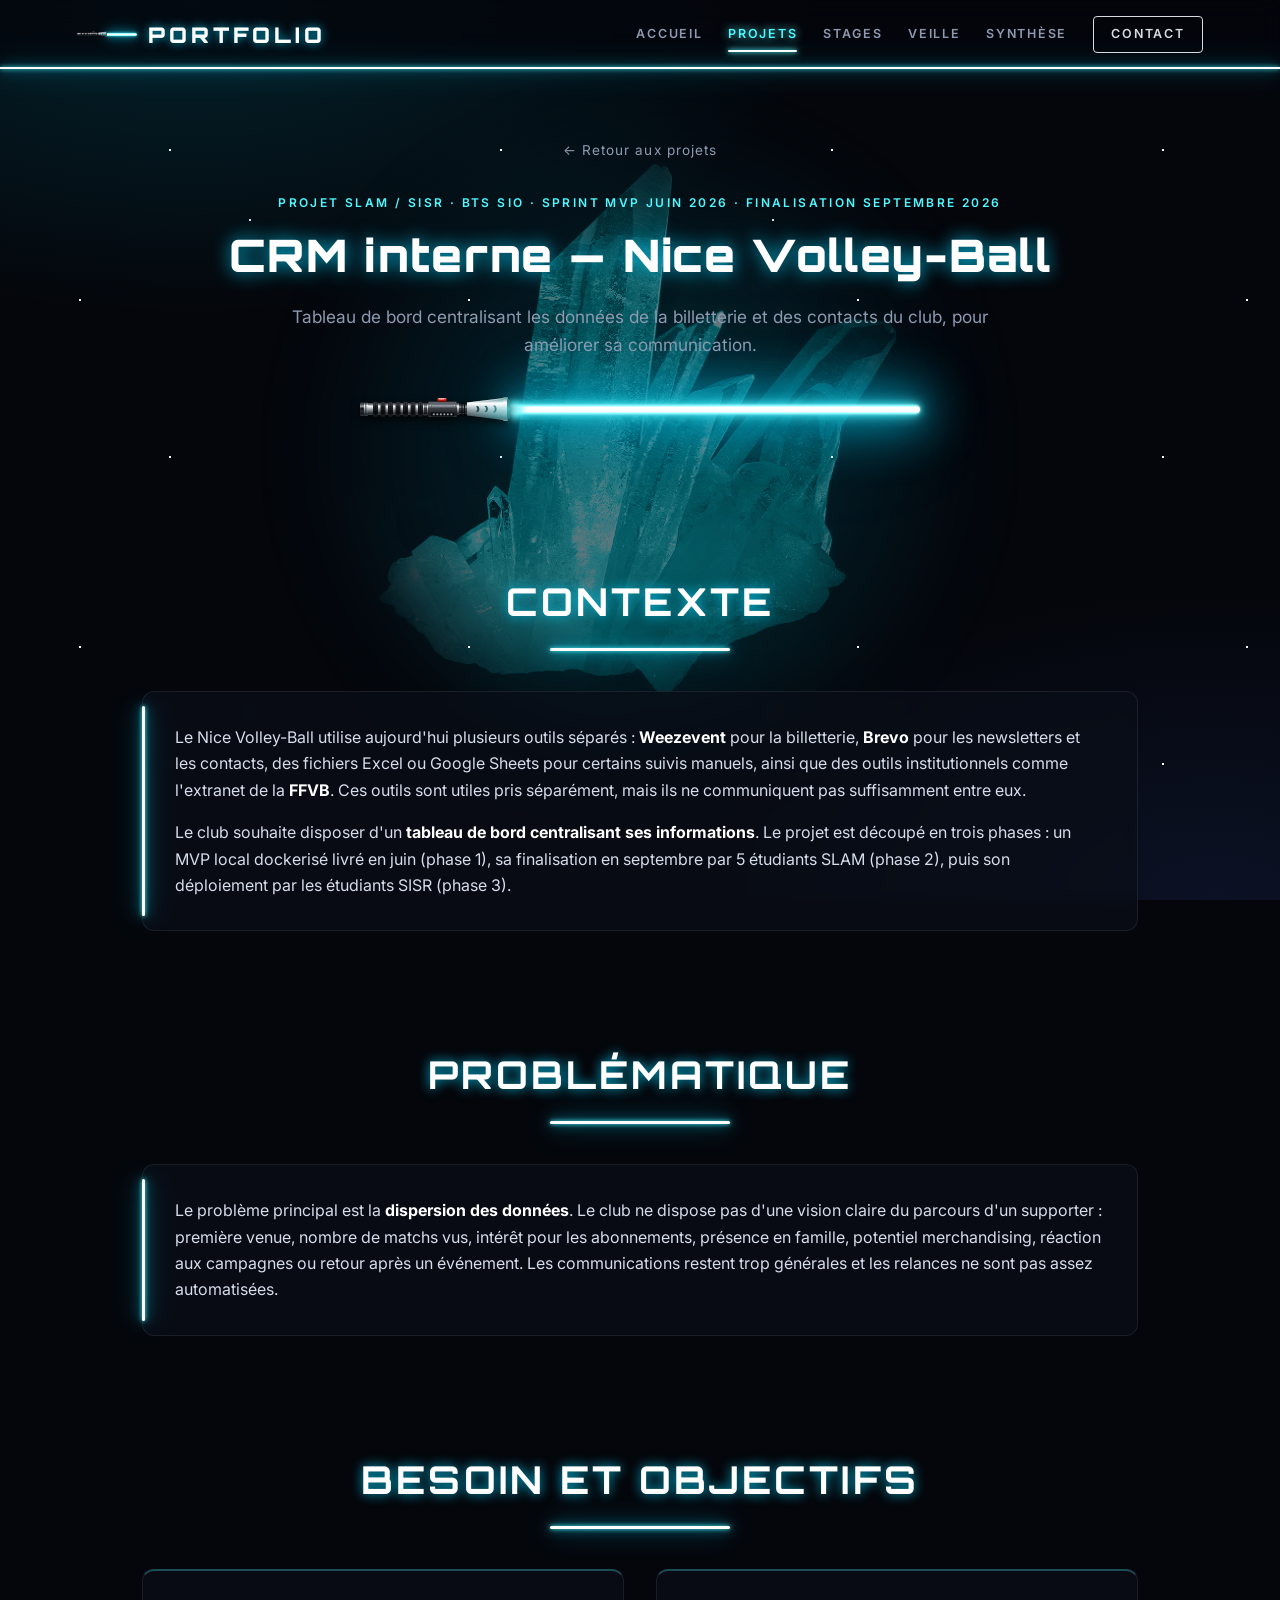
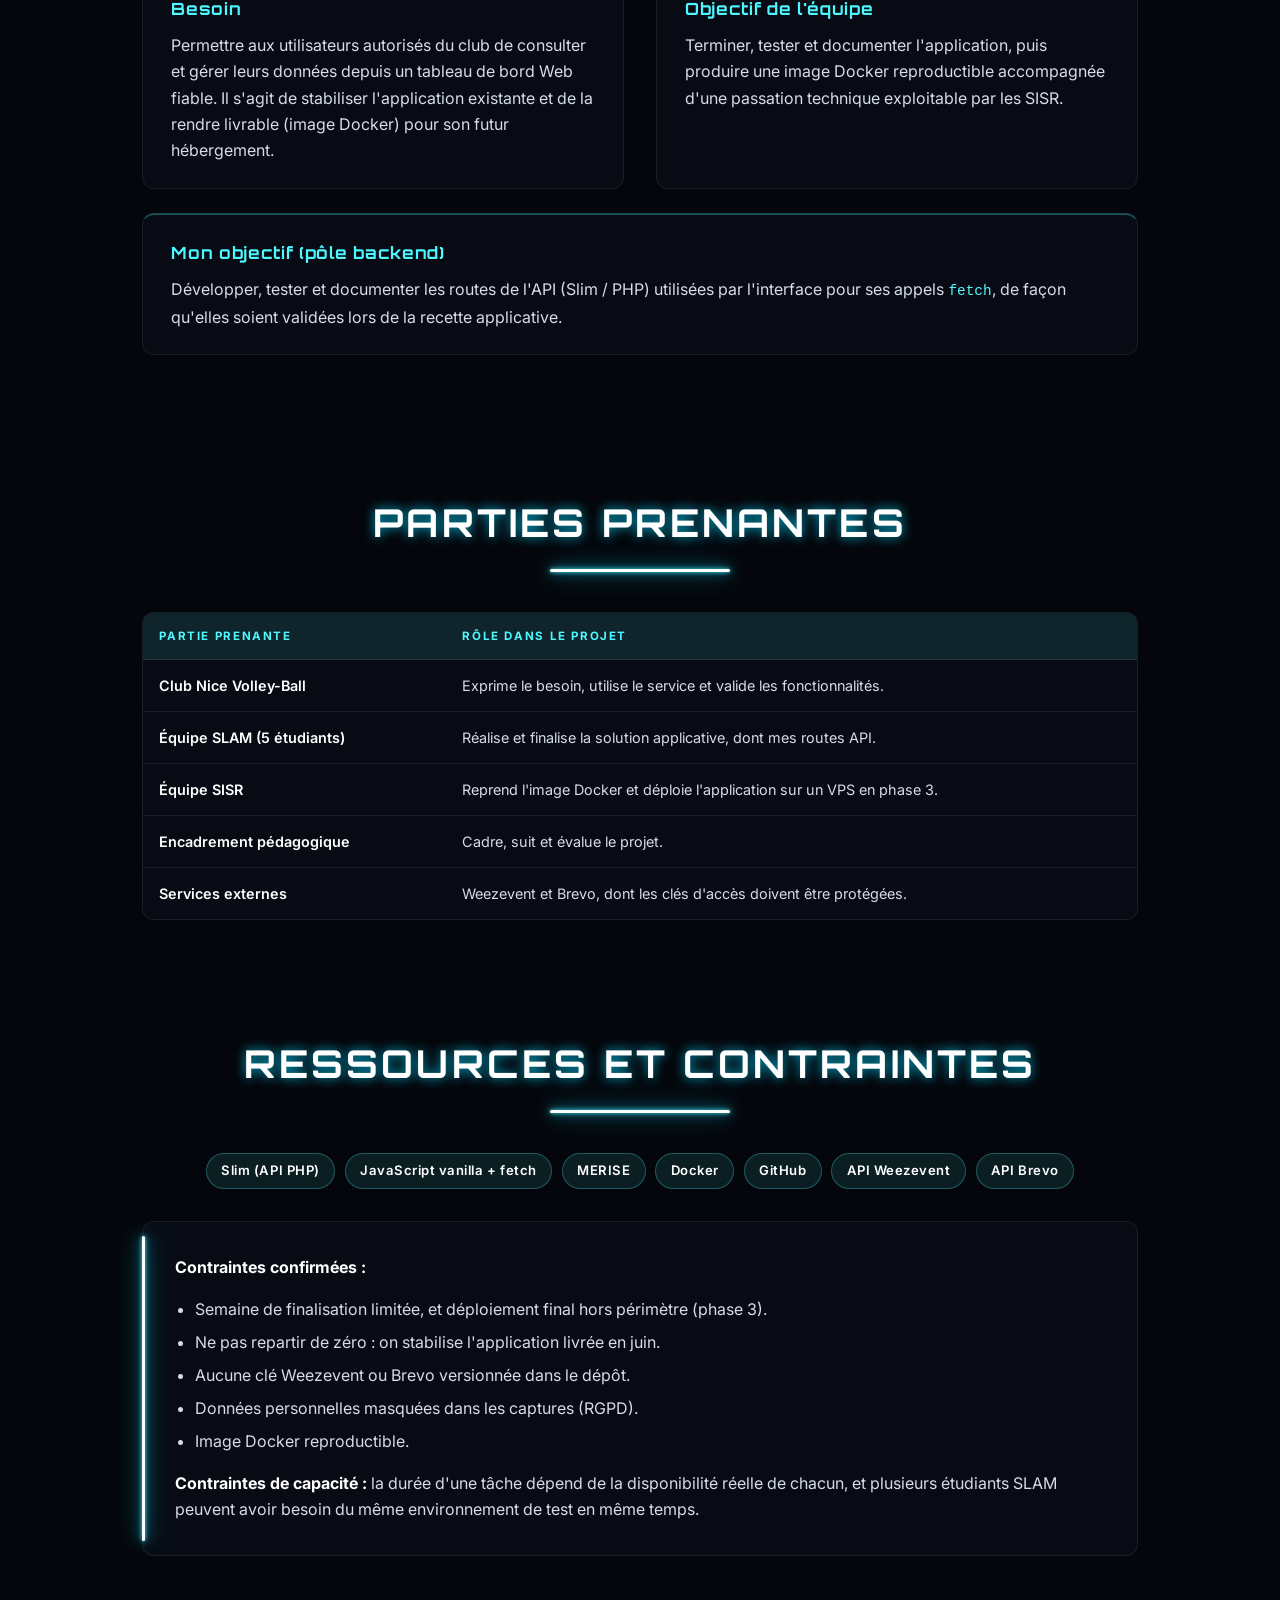
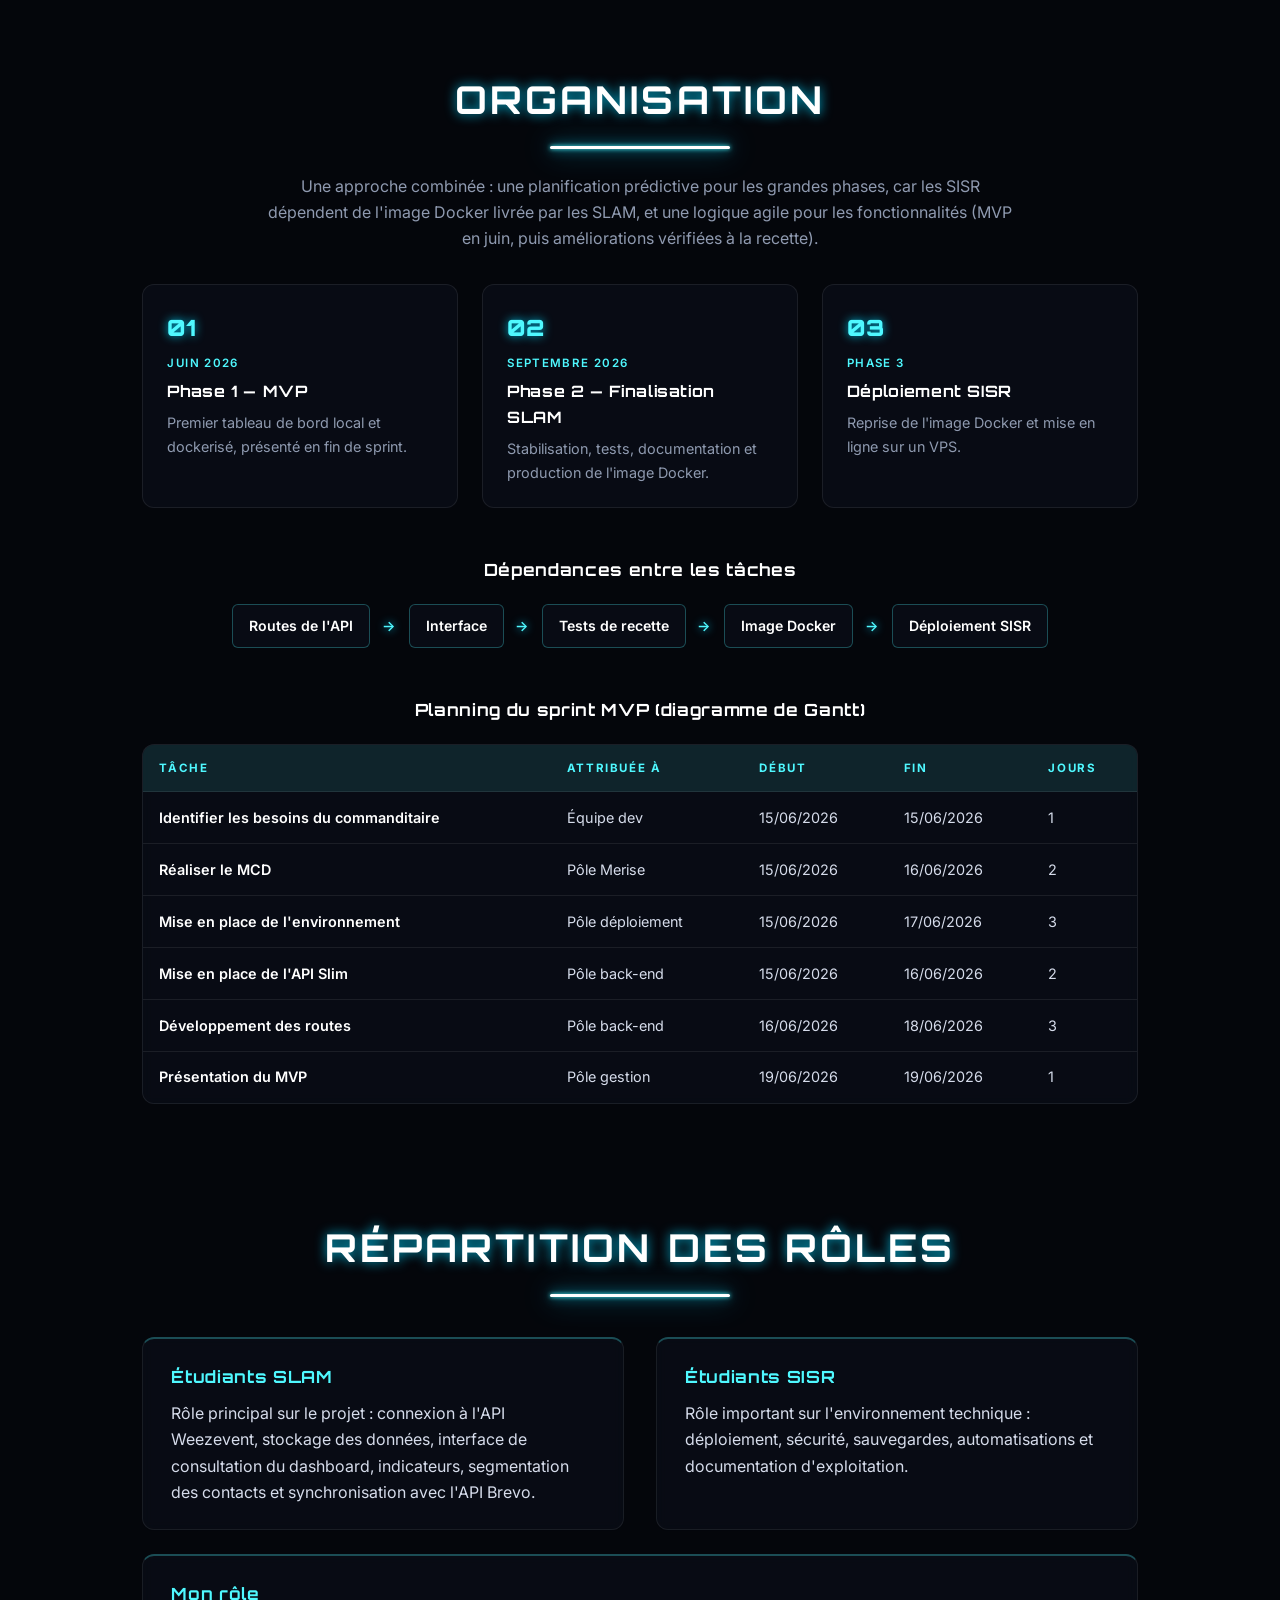
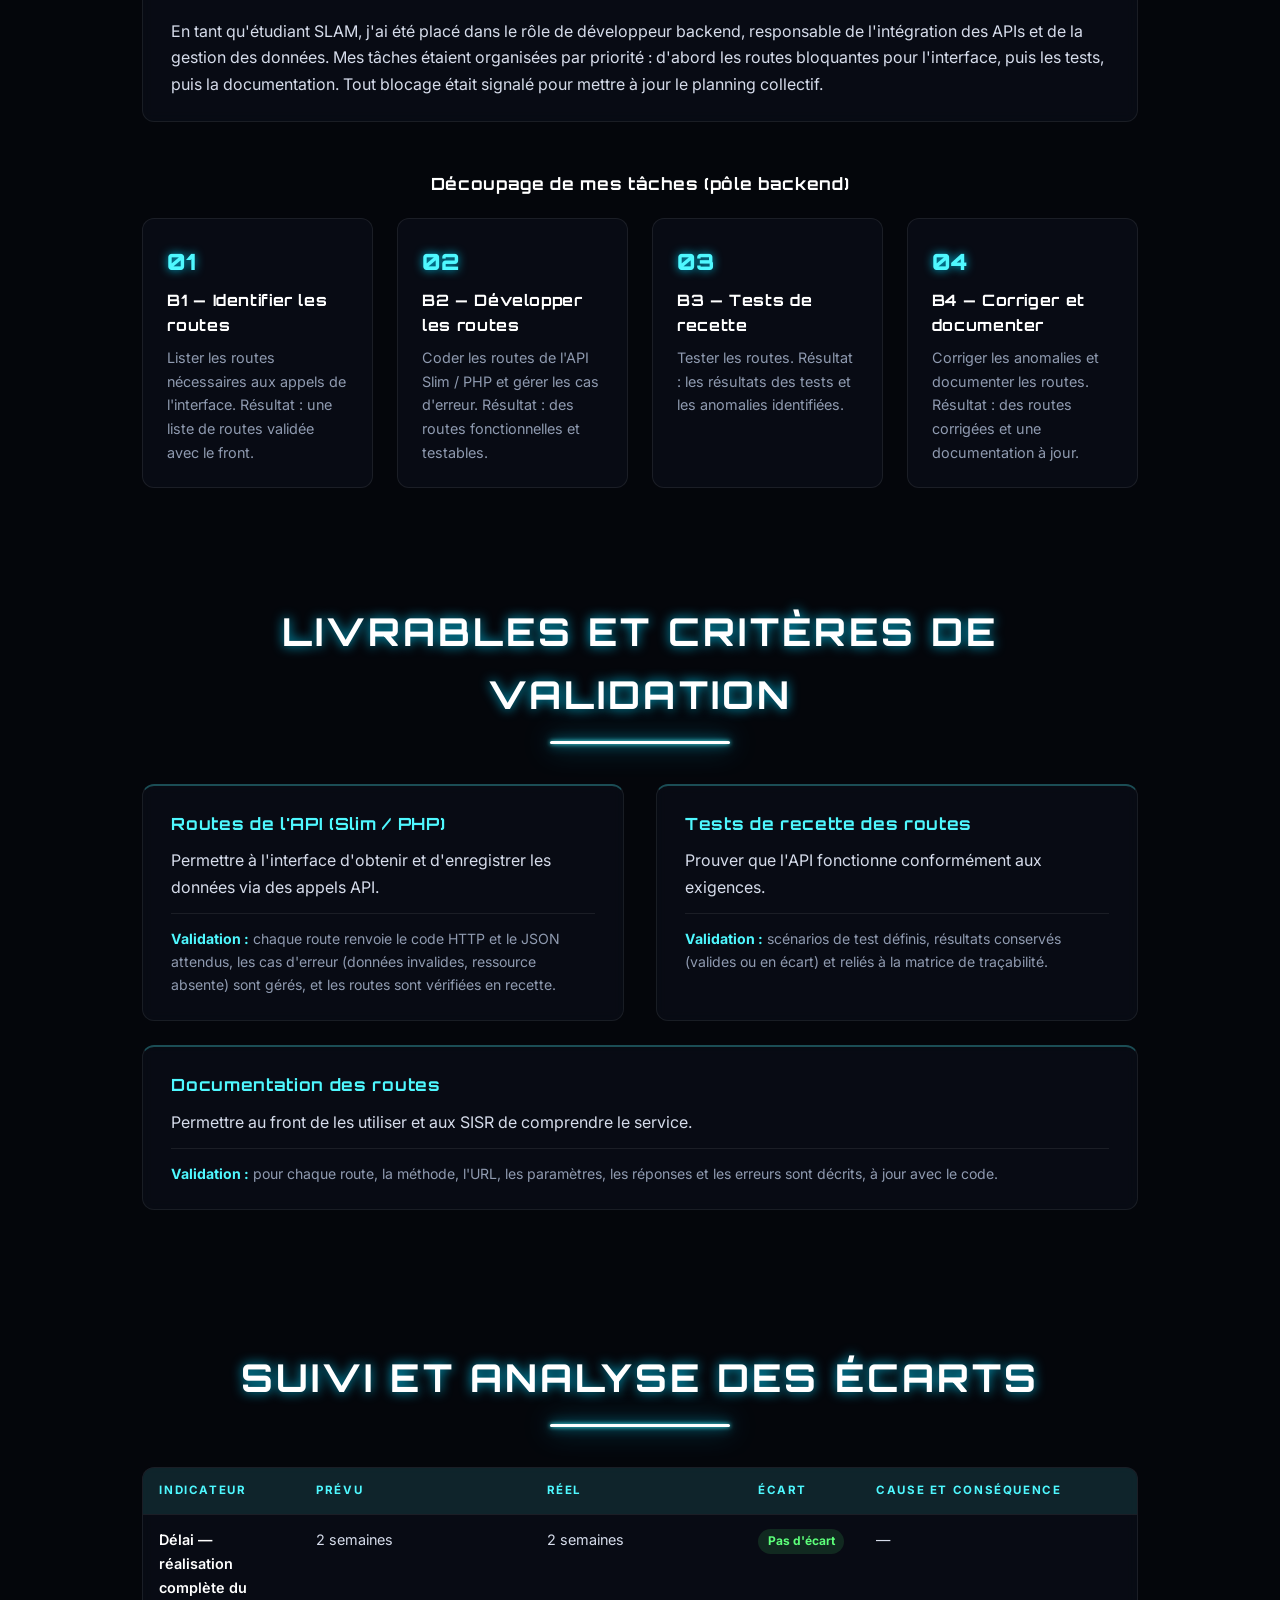
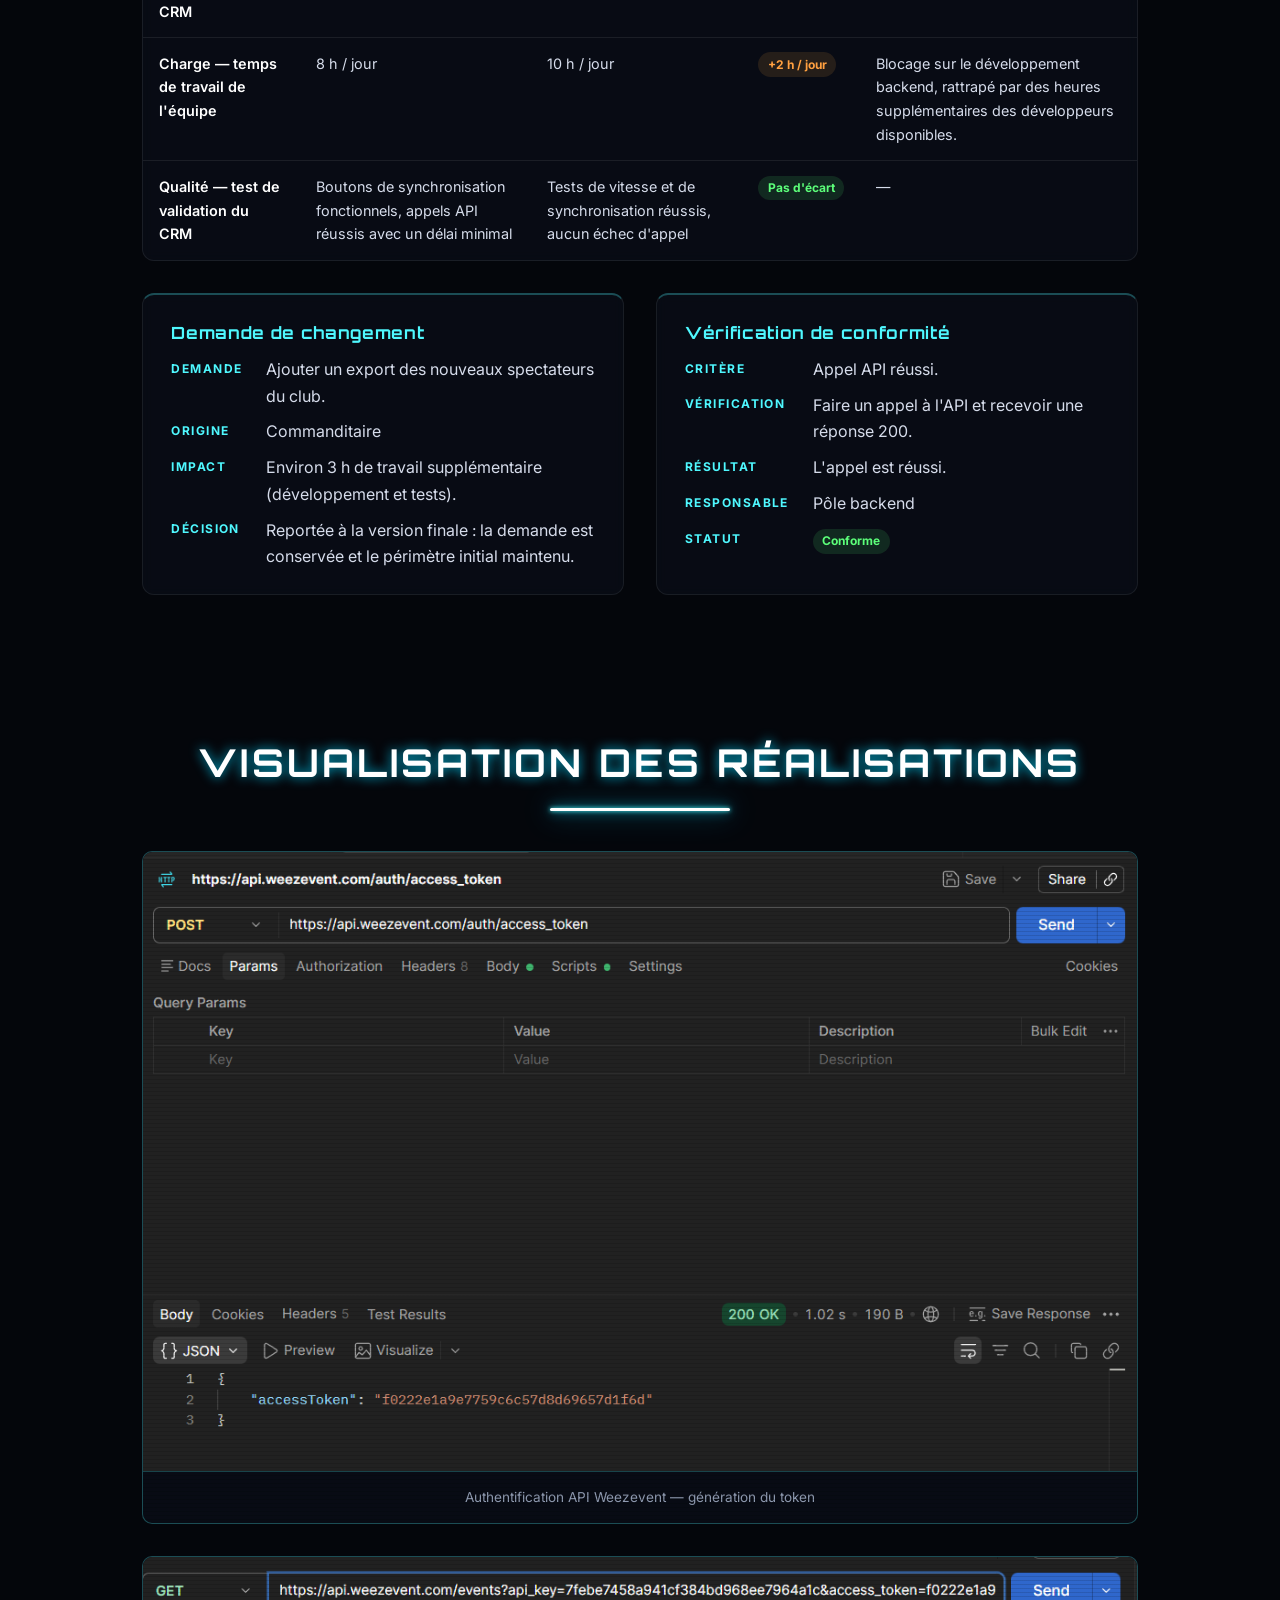
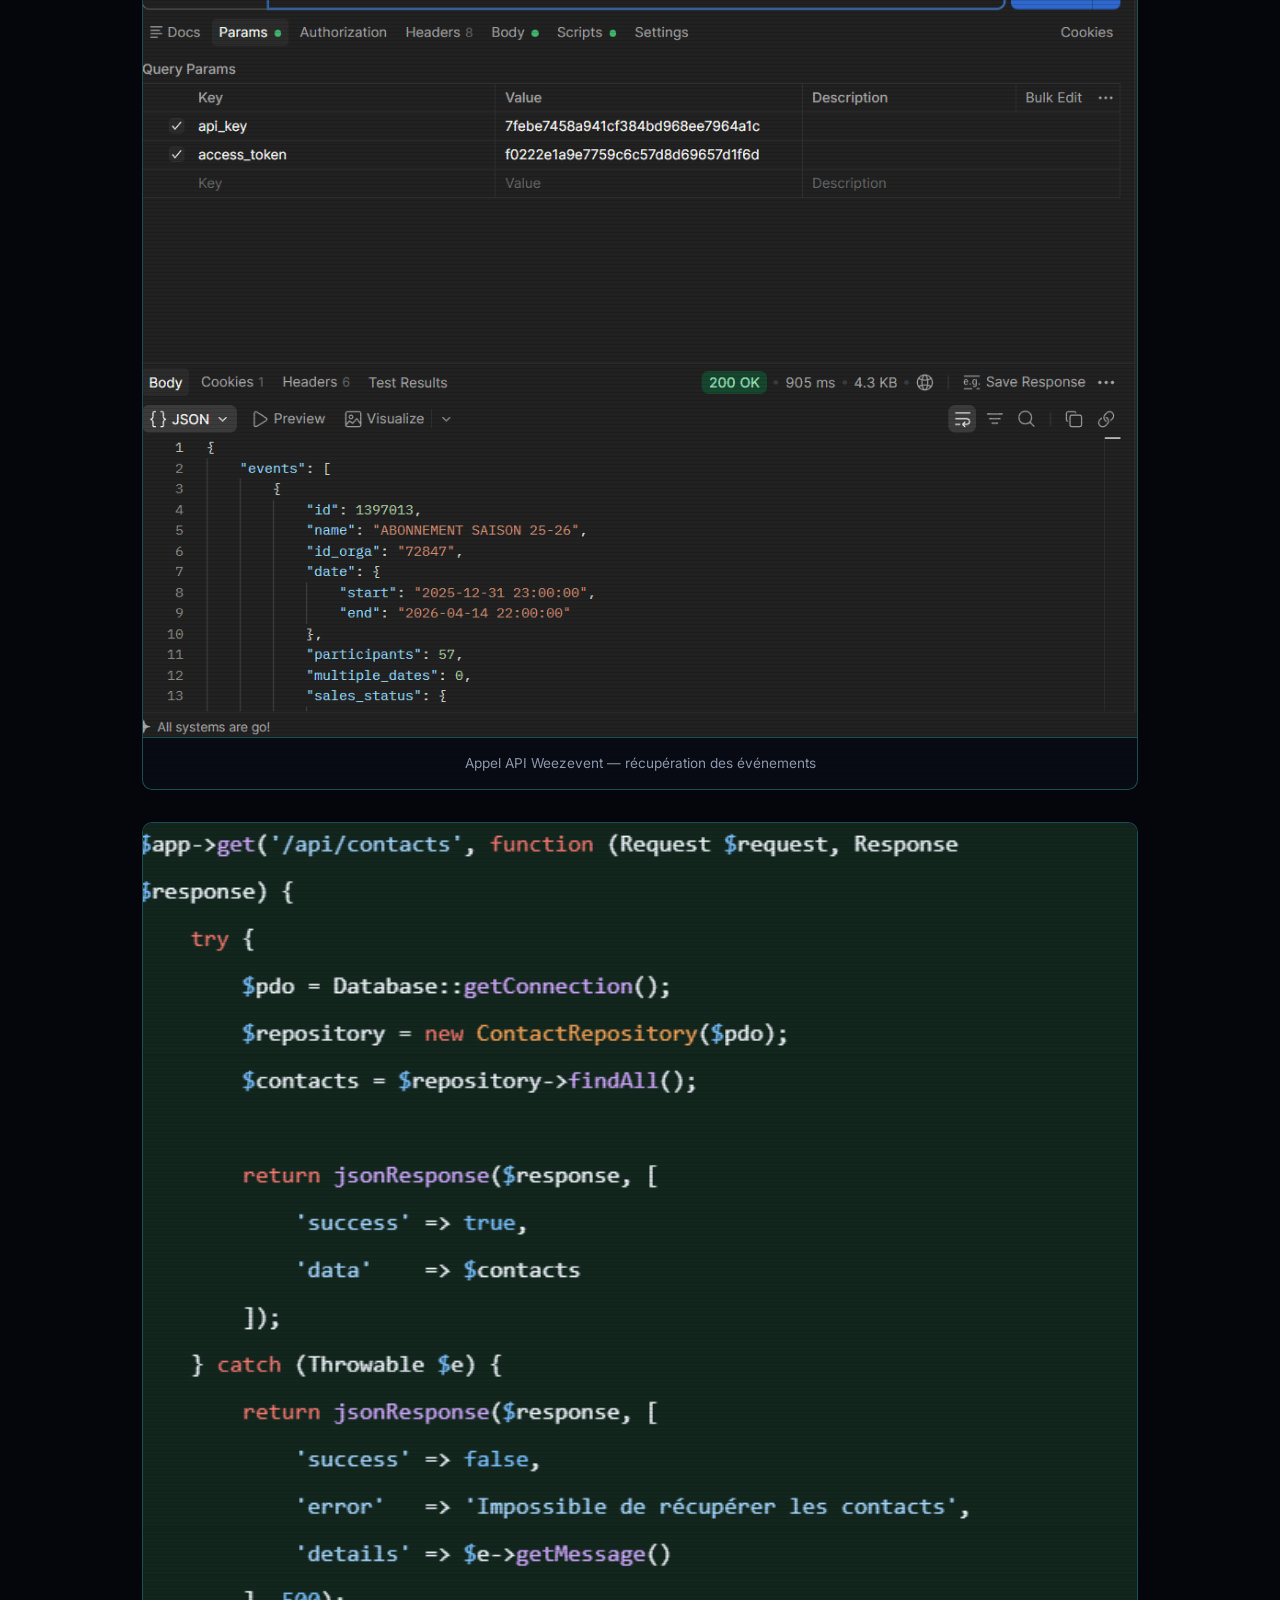
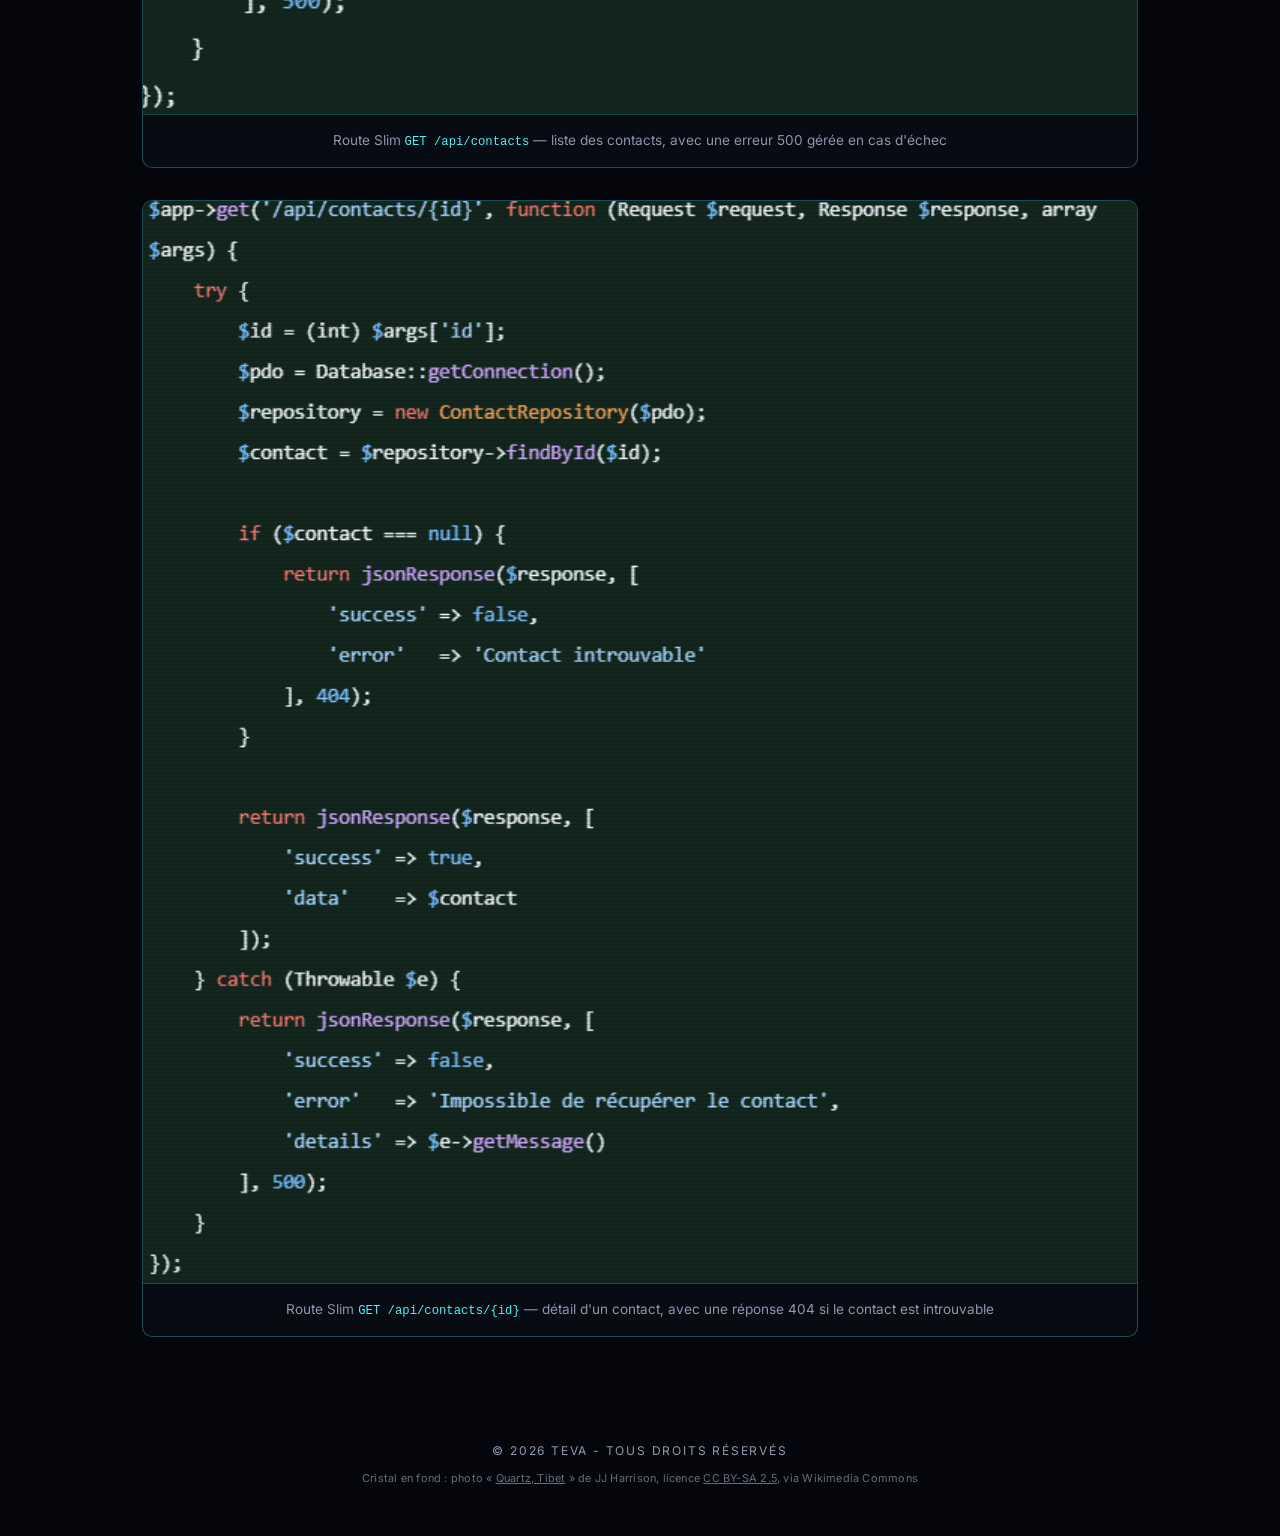
<file: src/projects/projet-crm.html>
<!DOCTYPE html>
<html lang="fr">
<head>
	<meta charset="UTF-8">
	<meta name="viewport" content="width=device-width, initial-scale=1.0">
	<title>Teva | Projet CRM Nice Volley-Ball</title>
	<link href="https://fonts.googleapis.com/css2?family=Inter:wght@300;400;600;700&family=Orbitron:wght@500;700;900&display=swap" rel="stylesheet">
	<link rel="stylesheet" href="../../style/theme.css">
	<link rel="stylesheet" href="../../style/projects-css/projet-crm.css">
</head>
<body class="subpage saber-cyan">
	<header>
		<nav class="navbar">
			<div class="logo"><span class="logo-saber"></span>PORTFOLIO</div>
			<ul class="nav-links">
				<li><a href="../../index.html">Accueil</a></li>
				<li><a href="../projects.html" class="active">Projets</a></li>
				<li><a href="../stages.html">Stages</a></li>
				<li><a href="../veille.html">Veille</a></li>
				<li><a href="../bilan.html">Synthèse</a></li>
				<li><a href="../contact.html" class="btn-contact">Contact</a></li>
			</ul>
		</nav>
	</header>

	<main>
		<!-- ===== En-tête du projet ===== -->
		<section class="project-hero container">
			<a href="../projects.html" class="back-link">&larr; Retour aux projets</a>
			<p class="eyebrow">Projet SLAM / SISR · BTS SIO · Sprint MVP juin 2026 · Finalisation septembre 2026</p>
			<h1>CRM interne — Nice Volley-Ball</h1>
			<p class="subtitle">Tableau de bord centralisant les données de la billetterie et des contacts du club, pour améliorer sa communication.</p>
			<div class="saber" aria-hidden="true"><span class="hilt"></span><span class="blade"></span></div>
		</section>

		<!-- ===== Contexte ===== -->
		<section class="container">
			<h2>Contexte</h2>
			<div class="content-block">
				<p>Le Nice Volley-Ball utilise aujourd'hui plusieurs outils séparés : <strong>Weezevent</strong> pour la billetterie, <strong>Brevo</strong> pour les newsletters et les contacts, des fichiers Excel ou Google Sheets pour certains suivis manuels, ainsi que des outils institutionnels comme l'extranet de la <strong>FFVB</strong>. Ces outils sont utiles pris séparément, mais ils ne communiquent pas suffisamment entre eux.</p>
				<p>Le club souhaite disposer d'un <strong>tableau de bord centralisant ses informations</strong>. Le projet est découpé en trois phases : un MVP local dockerisé livré en juin (phase 1), sa finalisation en septembre par 5 étudiants SLAM (phase 2), puis son déploiement par les étudiants SISR (phase 3).</p>
			</div>
		</section>

		<!-- ===== Problématique ===== -->
		<section class="container">
			<h2>Problématique</h2>
			<div class="content-block">
				<p>Le problème principal est la <strong>dispersion des données</strong>. Le club ne dispose pas d'une vision claire du parcours d'un supporter : première venue, nombre de matchs vus, intérêt pour les abonnements, présence en famille, potentiel merchandising, réaction aux campagnes ou retour après un événement. Les communications restent trop générales et les relances ne sont pas assez automatisées.</p>
			</div>
		</section>

		<!-- ===== Besoin et objectifs ===== -->
		<section class="container">
			<h2>Besoin et objectifs</h2>
			<div class="roles-grid">
				<div class="role-card">
					<h3>Besoin</h3>
					<p>Permettre aux utilisateurs autorisés du club de consulter et gérer leurs données depuis un tableau de bord Web fiable. Il s'agit de stabiliser l'application existante et de la rendre livrable (image Docker) pour son futur hébergement.</p>
				</div>
				<div class="role-card">
					<h3>Objectif de l'équipe</h3>
					<p>Terminer, tester et documenter l'application, puis produire une image Docker reproductible accompagnée d'une passation technique exploitable par les SISR.</p>
				</div>
			</div>
			<div class="role-card">
				<h3>Mon objectif (pôle backend)</h3>
				<p>Développer, tester et documenter les routes de l'API (Slim / PHP) utilisées par l'interface pour ses appels <code>fetch</code>, de façon qu'elles soient validées lors de la recette applicative.</p>
			</div>
		</section>

		<!-- ===== Parties prenantes ===== -->
		<section class="container">
			<h2>Parties prenantes</h2>
			<div class="table-scroll">
				<table class="data-table">
					<thead>
						<tr><th>Partie prenante</th><th>Rôle dans le projet</th></tr>
					</thead>
					<tbody>
						<tr><td>Club Nice Volley-Ball</td><td>Exprime le besoin, utilise le service et valide les fonctionnalités.</td></tr>
						<tr><td>Équipe SLAM (5 étudiants)</td><td>Réalise et finalise la solution applicative, dont mes routes API.</td></tr>
						<tr><td>Équipe SISR</td><td>Reprend l'image Docker et déploie l'application sur un VPS en phase 3.</td></tr>
						<tr><td>Encadrement pédagogique</td><td>Cadre, suit et évalue le projet.</td></tr>
						<tr><td>Services externes</td><td>Weezevent et Brevo, dont les clés d'accès doivent être protégées.</td></tr>
					</tbody>
				</table>
			</div>
		</section>

		<!-- ===== Ressources et contraintes ===== -->
		<section class="container">
			<h2>Ressources et contraintes</h2>
			<ul class="tag-list">
				<li class="tag">Slim (API PHP)</li>
				<li class="tag">JavaScript vanilla + fetch</li>
				<li class="tag">MERISE</li>
				<li class="tag">Docker</li>
				<li class="tag">GitHub</li>
				<li class="tag">API Weezevent</li>
				<li class="tag">API Brevo</li>
			</ul>
			<div class="content-block block-gap">
				<p><strong>Contraintes confirmées :</strong></p>
				<ul>
					<li>Semaine de finalisation limitée, et déploiement final hors périmètre (phase 3).</li>
					<li>Ne pas repartir de zéro : on stabilise l'application livrée en juin.</li>
					<li>Aucune clé Weezevent ou Brevo versionnée dans le dépôt.</li>
					<li>Données personnelles masquées dans les captures (RGPD).</li>
					<li>Image Docker reproductible.</li>
				</ul>
				<p><strong>Contraintes de capacité :</strong> la durée d'une tâche dépend de la disponibilité réelle de chacun, et plusieurs étudiants SLAM peuvent avoir besoin du même environnement de test en même temps.</p>
			</div>
		</section>

		<!-- ===== Organisation ===== -->
		<section class="container">
			<h2>Organisation</h2>
			<p class="section-intro">Une approche combinée : une planification prédictive pour les grandes phases, car les SISR dépendent de l'image Docker livrée par les SLAM, et une logique agile pour les fonctionnalités (MVP en juin, puis améliorations vérifiées à la recette).</p>
			<ol class="steps">
				<li>
					<span class="step-meta">Juin 2026</span>
					<h3>Phase 1 — MVP</h3>
					<p>Premier tableau de bord local et dockerisé, présenté en fin de sprint.</p>
				</li>
				<li>
					<span class="step-meta">Septembre 2026</span>
					<h3>Phase 2 — Finalisation SLAM</h3>
					<p>Stabilisation, tests, documentation et production de l'image Docker.</p>
				</li>
				<li>
					<span class="step-meta">Phase 3</span>
					<h3>Déploiement SISR</h3>
					<p>Reprise de l'image Docker et mise en ligne sur un VPS.</p>
				</li>
			</ol>

			<h3 class="sub-heading">Dépendances entre les tâches</h3>
			<ul class="flow">
				<li>Routes de l'API</li>
				<li>Interface</li>
				<li>Tests de recette</li>
				<li>Image Docker</li>
				<li>Déploiement SISR</li>
			</ul>

			<h3 class="sub-heading">Planning du sprint MVP (diagramme de Gantt)</h3>
			<div class="table-scroll">
				<table class="data-table">
					<thead>
						<tr><th>Tâche</th><th>Attribuée à</th><th>Début</th><th>Fin</th><th>Jours</th></tr>
					</thead>
					<tbody>
						<tr><td>Identifier les besoins du commanditaire</td><td>Équipe dev</td><td>15/06/2026</td><td>15/06/2026</td><td>1</td></tr>
						<tr><td>Réaliser le MCD</td><td>Pôle Merise</td><td>15/06/2026</td><td>16/06/2026</td><td>2</td></tr>
						<tr><td>Mise en place de l'environnement</td><td>Pôle déploiement</td><td>15/06/2026</td><td>17/06/2026</td><td>3</td></tr>
						<tr><td>Mise en place de l'API Slim</td><td>Pôle back-end</td><td>15/06/2026</td><td>16/06/2026</td><td>2</td></tr>
						<tr><td>Développement des routes</td><td>Pôle back-end</td><td>16/06/2026</td><td>18/06/2026</td><td>3</td></tr>
						<tr><td>Présentation du MVP</td><td>Pôle gestion</td><td>19/06/2026</td><td>19/06/2026</td><td>1</td></tr>
					</tbody>
				</table>
			</div>
		</section>

		<!-- ===== Répartition des rôles ===== -->
		<section class="container">
			<h2>Répartition des rôles</h2>
			<div class="roles-grid">
				<div class="role-card">
					<h3>Étudiants SLAM</h3>
					<p>Rôle principal sur le projet : connexion à l'API Weezevent, stockage des données, interface de consultation du dashboard, indicateurs, segmentation des contacts et synchronisation avec l'API Brevo.</p>
				</div>
				<div class="role-card">
					<h3>Étudiants SISR</h3>
					<p>Rôle important sur l'environnement technique : déploiement, sécurité, sauvegardes, automatisations et documentation d'exploitation.</p>
				</div>
			</div>
			<div class="role-card">
				<h3>Mon rôle</h3>
				<p>En tant qu'étudiant SLAM, j'ai été placé dans le rôle de développeur backend, responsable de l'intégration des APIs et de la gestion des données. Mes tâches étaient organisées par priorité : d'abord les routes bloquantes pour l'interface, puis les tests, puis la documentation. Tout blocage était signalé pour mettre à jour le planning collectif.</p>
			</div>

			<h3 class="sub-heading">Découpage de mes tâches (pôle backend)</h3>
			<ol class="steps">
				<li>
					<h3>B1 — Identifier les routes</h3>
					<p>Lister les routes nécessaires aux appels de l'interface. Résultat : une liste de routes validée avec le front.</p>
				</li>
				<li>
					<h3>B2 — Développer les routes</h3>
					<p>Coder les routes de l'API Slim / PHP et gérer les cas d'erreur. Résultat : des routes fonctionnelles et testables.</p>
				</li>
				<li>
					<h3>B3 — Tests de recette</h3>
					<p>Tester les routes. Résultat : les résultats des tests et les anomalies identifiées.</p>
				</li>
				<li>
					<h3>B4 — Corriger et documenter</h3>
					<p>Corriger les anomalies et documenter les routes. Résultat : des routes corrigées et une documentation à jour.</p>
				</li>
			</ol>
		</section>

		<!-- ===== Livrables ===== -->
		<section class="container">
			<h2>Livrables et critères de validation</h2>
			<div class="roles-grid">
				<div class="role-card">
					<h3>Routes de l'API (Slim / PHP)</h3>
					<p>Permettre à l'interface d'obtenir et d'enregistrer les données via des appels API.</p>
					<p class="validation"><strong>Validation :</strong> chaque route renvoie le code HTTP et le JSON attendus, les cas d'erreur (données invalides, ressource absente) sont gérés, et les routes sont vérifiées en recette.</p>
				</div>
				<div class="role-card">
					<h3>Tests de recette des routes</h3>
					<p>Prouver que l'API fonctionne conformément aux exigences.</p>
					<p class="validation"><strong>Validation :</strong> scénarios de test définis, résultats conservés (valides ou en écart) et reliés à la matrice de traçabilité.</p>
				</div>
			</div>
			<div class="role-card">
				<h3>Documentation des routes</h3>
				<p>Permettre au front de les utiliser et aux SISR de comprendre le service.</p>
				<p class="validation"><strong>Validation :</strong> pour chaque route, la méthode, l'URL, les paramètres, les réponses et les erreurs sont décrits, à jour avec le code.</p>
			</div>
		</section>

		<!-- ===== Suivi du projet ===== -->
		<section class="container">
			<h2>Suivi et analyse des écarts</h2>
			<div class="table-scroll">
				<table class="data-table">
					<thead>
						<tr><th>Indicateur</th><th>Prévu</th><th>Réel</th><th>Écart</th><th>Cause et conséquence</th></tr>
					</thead>
					<tbody>
						<tr>
							<td>Délai — réalisation complète du CRM</td>
							<td>2 semaines</td>
							<td>2 semaines</td>
							<td><span class="status status-ok">Pas d'écart</span></td>
							<td>—</td>
						</tr>
						<tr>
							<td>Charge — temps de travail de l'équipe</td>
							<td>8 h / jour</td>
							<td>10 h / jour</td>
							<td><span class="status status-warn">+2 h / jour</span></td>
							<td>Blocage sur le développement backend, rattrapé par des heures supplémentaires des développeurs disponibles.</td>
						</tr>
						<tr>
							<td>Qualité — test de validation du CRM</td>
							<td>Boutons de synchronisation fonctionnels, appels API réussis avec un délai minimal</td>
							<td>Tests de vitesse et de synchronisation réussis, aucun échec d'appel</td>
							<td><span class="status status-ok">Pas d'écart</span></td>
							<td>—</td>
						</tr>
					</tbody>
				</table>
			</div>

			<div class="roles-grid block-gap">
				<div class="role-card">
					<h3>Demande de changement</h3>
					<dl class="change-request">
						<dt>Demande</dt><dd>Ajouter un export des nouveaux spectateurs du club.</dd>
						<dt>Origine</dt><dd>Commanditaire</dd>
						<dt>Impact</dt><dd>Environ 3 h de travail supplémentaire (développement et tests).</dd>
						<dt>Décision</dt><dd>Reportée à la version finale : la demande est conservée et le périmètre initial maintenu.</dd>
					</dl>
				</div>
				<div class="role-card">
					<h3>Vérification de conformité</h3>
					<dl class="change-request">
						<dt>Critère</dt><dd>Appel API réussi.</dd>
						<dt>Vérification</dt><dd>Faire un appel à l'API et recevoir une réponse 200.</dd>
						<dt>Résultat</dt><dd>L'appel est réussi.</dd>
						<dt>Responsable</dt><dd>Pôle backend</dd>
						<dt>Statut</dt><dd><span class="status status-ok">Conforme</span></dd>
					</dl>
				</div>
			</div>
		</section>

		<!-- ===== Captures ===== -->
		<section class="container">
			<h2>Visualisation des réalisations</h2>
			<div class="screens-grid">
				<figure class="card">
					<img src="../../img/Capture d'écran 2026-09-10 222640.png" alt="Requête POST d'authentification sur l'API Weezevent">
					<figcaption>Authentification API Weezevent — génération du token</figcaption>
				</figure>
				<figure class="card">
					<img src="../../img/Capture d'écran 2026-09-10 222628.png" alt="Requête GET sur l'API Weezevent listant les événements de billetterie">
					<figcaption>Appel API Weezevent — récupération des événements</figcaption>
				</figure>
				<figure class="card">
					<img src="../../img/Capture d'écran 2026-09-10 231810.png" alt="Code de la route Slim GET /api/contacts">
					<figcaption>Route Slim <code>GET /api/contacts</code> — liste des contacts, avec une erreur 500 gérée en cas d'échec</figcaption>
				</figure>
				<figure class="card">
					<img src="../../img/Capture d'écran 2026-09-10 231853.png" alt="Code de la route Slim GET /api/contacts/{id}">
					<figcaption>Route Slim <code>GET /api/contacts/{id}</code> — détail d'un contact, avec une réponse 404 si le contact est introuvable</figcaption>
				</figure>
			</div>
		</section>
	</main>

	<footer>
		<p>&copy; 2026 Teva - Tous droits réservés</p>
		<p class="photo-credit">Cristal en fond : photo « <a href="https://commons.wikimedia.org/wiki/File:Quartz,_Tibet.jpg" target="_blank" rel="noopener noreferrer">Quartz, Tibet</a> » de JJ Harrison, licence <a href="https://creativecommons.org/licenses/by-sa/2.5/" target="_blank" rel="noopener noreferrer">CC BY-SA 2.5</a>, via Wikimedia Commons</p>
	</footer>
</body>
</html>
</file>
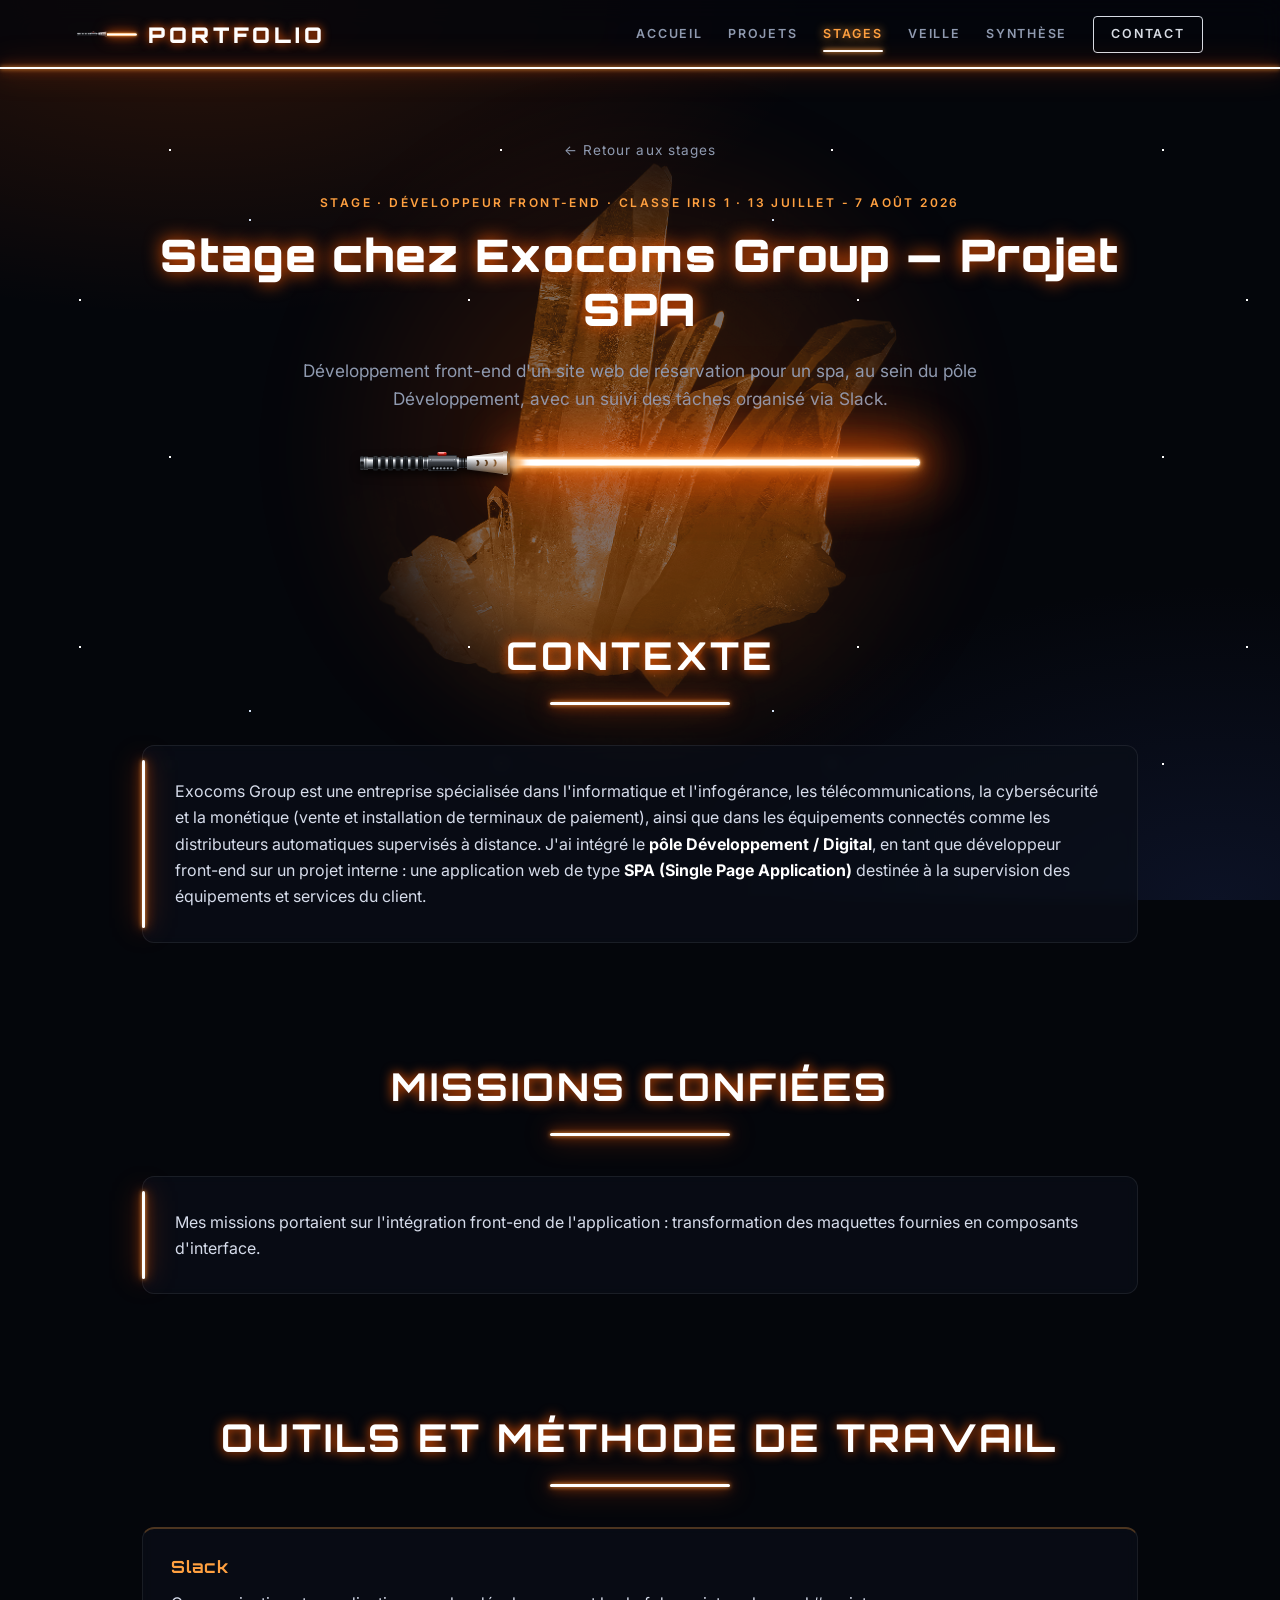
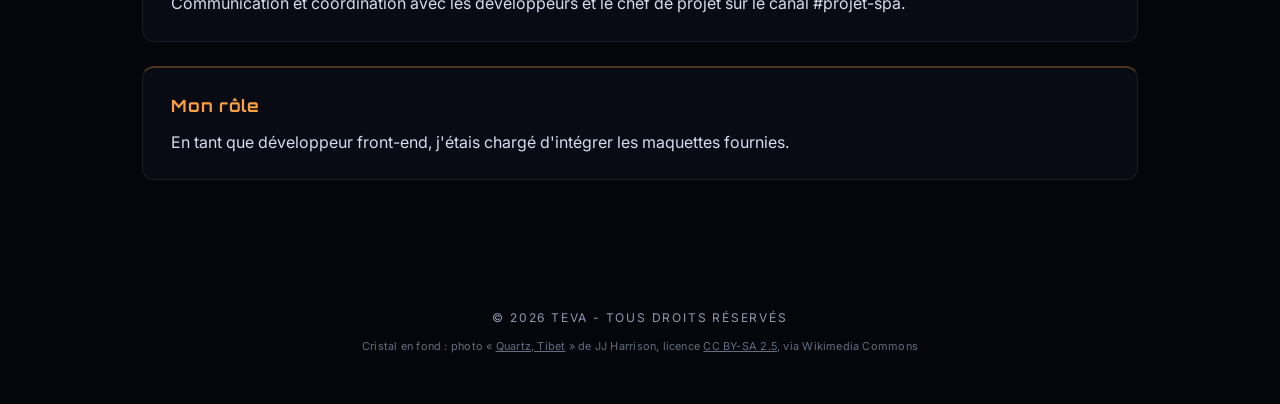
<file: src/stages/stage1.html>
<!DOCTYPE html>
<html lang="fr">
<head>
	<meta charset="UTF-8">
	<meta name="viewport" content="width=device-width, initial-scale=1.0">
	<title>Teva | Stage — Exocoms Group</title>
	<link href="https://fonts.googleapis.com/css2?family=Inter:wght@300;400;600;700&family=Orbitron:wght@500;700;900&display=swap" rel="stylesheet">
	<link rel="stylesheet" href="../../style/theme.css">
	<link rel="stylesheet" href="../../style/stages-css/stage1.css">
</head>
<body class="subpage saber-orange">
	<header>
		<nav class="navbar">
			<div class="logo"><span class="logo-saber"></span>PORTFOLIO</div>
			<ul class="nav-links">
				<li><a href="../../index.html">Accueil</a></li>
				<li><a href="../projects.html">Projets</a></li>
				<li><a href="../stages.html" class="active">Stages</a></li>
				<li><a href="../veille.html">Veille</a></li>
				<li><a href="../bilan.html">Synthèse</a></li>
				<li><a href="../contact.html" class="btn-contact">Contact</a></li>
			</ul>
		</nav>
	</header>

	<main>
		<!-- ===== En-tête du stage ===== -->
		<section class="project-hero container">
			<a href="../stages.html" class="back-link">&larr; Retour aux stages</a>
			<p class="eyebrow">Stage · Développeur front-end · Classe IRIS 1 · 13 juillet - 7 août 2026</p>
			<h1>Stage chez Exocoms Group — Projet SPA</h1>
			<p class="subtitle">Développement front-end d'un site web de réservation pour un spa, au sein du pôle Développement, avec un suivi des tâches organisé via Slack.</p>
			<div class="saber" aria-hidden="true"><span class="hilt"></span><span class="blade"></span></div>
		</section>

		<!-- ===== Contexte ===== -->
		<section class="container">
			<h2>Contexte</h2>
			<div class="content-block">
				<p>Exocoms Group est une entreprise spécialisée dans l'informatique et l'infogérance, les télécommunications, la cybersécurité et la monétique (vente et installation de terminaux de paiement), ainsi que dans les équipements connectés comme les distributeurs automatiques supervisés à distance. J'ai intégré le <strong>pôle Développement / Digital</strong>, en tant que développeur front-end sur un projet interne : une application web de type <strong>SPA (Single Page Application)</strong> destinée à la supervision des équipements et services du client.</p>
			</div>
		</section>

		<!-- ===== Missions ===== -->
		<section class="container">
			<h2>Missions confiées</h2>
			<div class="content-block">
				<p>Mes missions portaient sur l'intégration front-end de l'application : transformation des maquettes fournies en composants d'interface.</p>
			</div>
		</section>

		<!-- ===== Outils et méthode de travail ===== -->
		<section class="container">
			<h2>Outils et méthode de travail</h2>
			<div class="roles-grid">
				<div class="role-card">
					<h3>Slack</h3>
					<p>Communication et coordination avec les développeurs et le chef de projet sur le canal #projet-spa.</p>
				</div>
			</div>
			<div class="role-card">
				<h3>Mon rôle</h3>
				<p>En tant que développeur front-end, j'étais chargé d'intégrer les maquettes fournies.</p>
			</div>
		</section>
	</main>

	<footer>
		<p>&copy; 2026 Teva - Tous droits réservés</p>
		<p class="photo-credit">Cristal en fond : photo « <a href="https://commons.wikimedia.org/wiki/File:Quartz,_Tibet.jpg" target="_blank" rel="noopener noreferrer">Quartz, Tibet</a> » de JJ Harrison, licence <a href="https://creativecommons.org/licenses/by-sa/2.5/" target="_blank" rel="noopener noreferrer">CC BY-SA 2.5</a>, via Wikimedia Commons</p>
	</footer>
</body>
</html>
</file>
<file: style/theme.css>
/* ===== theme.css — thème Star Wars commun à toutes les pages =====
   Chaque page choisit la couleur de son sabre laser via une classe sur <body> :
   saber-blue, saber-green, saber-cyan, saber-yellow, saber-orange,
   saber-red, saber-white, saber-dark (sabre noir). */

:root {
    /* Couleurs des sabres : teinte de la lame / halo */
    --c-blue: #4db5ff;    --g-blue: #0a6cff;     /* Obi-Wan, Anakin */
    --c-green: #5cff7a;   --g-green: #00c43a;    /* Yoda, Luke */
    --c-cyan: #4ff8ff;    --g-cyan: #00b4d8;     /* Cal Kestis */
    --c-yellow: #ffe347;  --g-yellow: #ffae00;   /* Rey, Gardiens du Temple */
    --c-orange: #ffa040;  --g-orange: #ff5a00;   /* Sabres de l'Ancienne République */
    --c-red: #ff4848;     --g-red: #e00012;      /* Sith */
    --c-white: #f5f9ff;   --g-white: #9fcfff;    /* Ahsoka */
    --c-dark: #d7dce4;    --g-dark: #ffffff;     /* Sabre noir (Darksaber) */
    --c-pink: #ff6fb5;    --g-pink: #ff1f7a;     /* Sabre rose */

    --bg: #04060b;
    --panel: rgba(10, 14, 24, 0.72);
    --panel-solid: #0a0e18;
    --text: #d6dceb;
    --text-dim: #8f9ab0;
    --line: rgba(255, 255, 255, 0.08);
    --sw-yellow: #ffe81f; /* Jaune du logo et du texte déroulant */
    --hilt: linear-gradient(#eef1f5, #8a9099 45%, #3a3f46);
}

/* --- Sabre de la page --- */
body {
    --saber: var(--c-blue);
    --saber-glow: var(--g-blue);
    --saber-core: #ffffff;
}
body.saber-green  { --saber: var(--c-green);  --saber-glow: var(--g-green); }
body.saber-cyan   { --saber: var(--c-cyan);   --saber-glow: var(--g-cyan); }
body.saber-yellow { --saber: var(--c-yellow); --saber-glow: var(--g-yellow); }
body.saber-orange { --saber: var(--c-orange); --saber-glow: var(--g-orange); }
body.saber-red    { --saber: var(--c-red);    --saber-glow: var(--g-red); }
body.saber-white  { --saber: var(--c-white);  --saber-glow: var(--g-white); }
body.saber-dark   { --saber: var(--c-dark);   --saber-glow: var(--g-dark); --saber-core: #050505; }
body.saber-pink   { --saber: var(--c-pink);   --saber-glow: var(--g-pink); }

/* Variantes translucides, calculées après le choix du sabre */
body {
    --saber-soft: color-mix(in srgb, var(--saber) 28%, transparent);
    --saber-faint: color-mix(in srgb, var(--saber) 10%, transparent);
    --blade-glow: 0 0 4px var(--saber), 0 0 12px var(--saber-glow), 0 0 28px var(--saber-glow);
}

/* --- Global --- */
* {
    margin: 0;
    padding: 0;
    box-sizing: border-box;
}

html {
    scroll-behavior: smooth;
}

body {
    font-family: 'Inter', system-ui, sans-serif;
    color: var(--text);
    line-height: 1.65;
    min-height: 100vh;
    background-color: var(--bg);
    background-image:
        radial-gradient(ellipse 70% 50% at 15% 0%, color-mix(in srgb, var(--saber-glow) 16%, transparent), transparent 70%),
        radial-gradient(ellipse 60% 50% at 95% 100%, rgba(40, 60, 130, 0.22), transparent 70%);
    background-attachment: fixed;
}

/* Champ d'étoiles (deux couches, la seconde scintille) */
body::before,
body::after {
    content: '';
    position: fixed;
    inset: 0;
    z-index: -1;
    pointer-events: none;
}

/* Chaque couche a sa propre taille de motif (nombres premiers entre eux)
   pour éviter un effet de grille régulière */
body::before {
    background-image:
        radial-gradient(1px 1px at 25px 35px, #fff 50%, transparent 51%),
        radial-gradient(1px 1px at 120px 80px, rgba(255, 255, 255, 0.75) 50%, transparent 51%),
        radial-gradient(1.5px 1.5px at 170px 150px, #fff 50%, transparent 51%),
        radial-gradient(1px 1px at 60px 175px, rgba(255, 255, 255, 0.55) 50%, transparent 51%),
        radial-gradient(1px 1px at 205px 20px, rgba(200, 220, 255, 0.9) 50%, transparent 51%),
        radial-gradient(1px 1px at 90px 260px, rgba(255, 255, 255, 0.6) 50%, transparent 51%);
    background-size: 211px 197px, 263px 239px, 331px 307px, 179px 223px, 401px 367px, 293px 281px;
}

body::after {
    background-image:
        radial-gradient(1.5px 1.5px at 80px 300px, #fff 50%, transparent 51%),
        radial-gradient(1px 1px at 330px 60px, rgba(255, 240, 220, 0.9) 50%, transparent 51%),
        radial-gradient(2px 2px at 250px 220px, rgba(220, 235, 255, 0.95) 50%, transparent 51%),
        radial-gradient(1px 1px at 20px 120px, #fff 50%, transparent 51%);
    background-size: 389px 347px, 457px 419px, 523px 491px, 317px 359px;
    animation: twinkle 5s ease-in-out infinite alternate;
}

@keyframes twinkle {
    from { opacity: 0.35; }
    to   { opacity: 1; }
}

/* --- Cristal kyber en fond, au centre de l'écran ---
   Photo réelle de cristaux de quartz sur fond noir (voir les crédits dans le footer).
   - background-blend-mode: color → la photo prend la teinte du sabre en gardant ses reflets ;
   - mix-blend-mode: screen     → le fond noir de la photo disparaît sur la page sombre.
   main::before = halo lumineux, main::after = la photo du cristal */
body {
    --crystal: var(--saber);
}
body.saber-dark {
    --crystal: #9aa3ad; /* sabre noir : cristal argenté au halo blanc */
}

main::before,
main::after {
    content: '';
    position: fixed;
    z-index: -1;
    left: 50%;
    top: 50%;
    pointer-events: none;
}

main::before {
    width: min(80vh, 760px);
    height: min(80vh, 760px);
    border-radius: 50%;
    background: radial-gradient(closest-side, var(--saber-glow), transparent);
    opacity: 0.2;
    filter: blur(40px);
    transform: translate(-50%, -50%);
    animation: crystal-pulse 4s ease-in-out infinite;
}

main::after {
    width: min(70vh, 640px);
    height: min(70vh, 640px);
    background:
        linear-gradient(var(--crystal), var(--crystal)),
        url('../img/kyber-crystal.jpg') center / contain no-repeat;
    background-blend-mode: color;
    mix-blend-mode: screen;
    /* fondu sur les bords pour qu'aucun contour de photo ne soit visible */
    -webkit-mask-image: radial-gradient(closest-side, #000 60%, transparent);
    mask-image: radial-gradient(closest-side, #000 60%, transparent);
    opacity: 0.4;
    transform: translate(-50%, -50%);
    animation: crystal-float 7s ease-in-out infinite;
}

@keyframes crystal-float {
    0%, 100% { transform: translate(-50%, -50%); }
    50%      { transform: translate(-50%, calc(-50% - 14px)); }
}

@keyframes crystal-pulse {
    0%, 100% { opacity: 0.14; }
    50%      { opacity: 0.26; }
}

/* Allumage d'une lame : elle se déploie depuis la garde */
@keyframes ignite {
    from { transform: scaleX(0); }
    to   { transform: scaleX(1); }
}

/* Léger bourdonnement de la lame */
@keyframes hum {
    0%, 100% { filter: brightness(1); }
    50%      { filter: brightness(1.18); }
}

a {
    color: var(--saber);
}

:focus-visible {
    outline: 2px solid var(--saber);
    outline-offset: 3px;
}

::selection {
    background: var(--saber);
    color: #000;
}

.container {
    padding: 5rem 8%;
    max-width: 1200px;
    margin: 0 auto;
}

/* --- Navigation --- */
.navbar {
    position: fixed;
    top: 0;
    left: 0;
    z-index: 100;
    width: 100%;
    display: flex;
    justify-content: space-between;
    align-items: center;
    gap: 1rem;
    padding: 1rem 6%;
    background: rgba(4, 6, 11, 0.82);
    backdrop-filter: blur(12px);
}

/* La bordure basse de la barre est une lame qui s'allume au chargement */
.navbar::after {
    content: '';
    position: absolute;
    left: 0;
    bottom: 0;
    width: 100%;
    height: 2px;
    background: var(--saber-core);
    box-shadow: var(--blade-glow);
    transform-origin: left;
    animation: ignite 0.9s cubic-bezier(.2, .8, .2, 1) both;
}

.logo {
    display: flex;
    align-items: center;
    gap: 0.7rem;
    font-family: 'Orbitron', sans-serif;
    font-weight: 900;
    font-size: 1.35rem;
    letter-spacing: 0.18em;
    color: #fff;
    text-shadow: 0 0 10px var(--saber-glow);
}

/* Mini sabre à côté du logo */
.logo-saber {
    display: inline-flex;
    align-items: center;
}

.logo-saber::before {
    content: '';
    width: 30px;
    height: 7px;
    background: url('../img/saber-hilt.svg') center / contain no-repeat;
}

.logo-saber::after {
    content: '';
    width: 30px;
    height: 3px;
    border-radius: 0 999px 999px 0;
    background: linear-gradient(var(--saber), var(--saber-core) 35% 65%, var(--saber));
    box-shadow: 0 0 3px var(--saber), 0 0 8px var(--saber-glow), 0 0 16px var(--saber-glow);
    transform-origin: left;
    animation: ignite 0.5s 0.3s ease-out both, hum 2.5s ease-in-out infinite;
}

.nav-links {
    display: flex;
    list-style: none;
    gap: 1.6rem;
    align-items: center;
}

/* Chaque lien prend la couleur du sabre de la page vers laquelle il mène */
.nav-links a { --link: var(--saber); }
.nav-links a[href$="index.html"]    { --link: var(--c-blue); }
.nav-links a[href$="projects.html"] { --link: var(--c-green); }
.nav-links a[href$="stages.html"]   { --link: var(--c-yellow); }
.nav-links a[href$="veille.html"]   { --link: var(--c-red); }
.nav-links a[href$="bilan.html"]    { --link: var(--c-white); }
.nav-links a[href$="contact.html"]  { --link: var(--c-dark); }
.nav-links a.active                 { --link: var(--saber); }

.nav-links a {
    position: relative;
    display: inline-block;
    padding: 0.3rem 0;
    text-decoration: none;
    color: var(--text-dim);
    font-size: 0.78rem;
    font-weight: 600;
    letter-spacing: 0.14em;
    text-transform: uppercase;
    transition: color 0.3s, text-shadow 0.3s;
}

.nav-links a::after {
    content: '';
    position: absolute;
    left: 0;
    bottom: -2px;
    width: 100%;
    height: 2px;
    border-radius: 2px;
    background: #fff;
    box-shadow: 0 0 4px var(--link), 0 0 10px var(--link);
    transform: scaleX(0);
    transform-origin: left;
    transition: transform 0.35s ease;
}

.nav-links a:hover,
.nav-links a.active {
    color: var(--link);
    text-shadow: 0 0 10px var(--link);
}

.nav-links a:hover::after,
.nav-links a.active::after {
    transform: scaleX(1);
}

.nav-links a.btn-contact {
    padding: 0.45rem 1.1rem;
    border: 1px solid var(--link);
    border-radius: 4px;
    color: var(--link);
}

.nav-links a.btn-contact::after {
    display: none;
}

.nav-links a.btn-contact:hover {
    background: var(--link);
    color: #000;
    text-shadow: none;
    box-shadow: 0 0 16px var(--link);
}

/* Espace sous la navbar fixe (pages sans hero) */
body.subpage main {
    padding-top: 80px;
}

/* --- Titres --- */
h1, h2, h3, h4 {
    color: #fff;
}

h1 {
    font-family: 'Orbitron', sans-serif;
    font-weight: 900;
    letter-spacing: 0.03em;
    text-shadow: 0 0 18px var(--saber-glow);
}

h2 {
    font-family: 'Orbitron', sans-serif;
    font-weight: 700;
    font-size: clamp(1.6rem, 4vw, 2.4rem);
    letter-spacing: 0.08em;
    text-transform: uppercase;
    text-align: center;
    margin-bottom: 2.5rem;
    text-shadow: 0 0 12px var(--saber-glow);
}

/* Lame sous chaque titre de section */
h2::after {
    content: '';
    display: block;
    width: min(180px, 50%);
    height: 3px;
    margin: 0.9rem auto 0;
    border-radius: 3px;
    background: var(--saber-core);
    box-shadow: var(--blade-glow);
    transform-origin: center;
    animation: ignite 0.7s 0.2s ease-out both;
}

/* Quand un sabre suit le titre, il remplace la lame de soulignement */
h2:has(+ .saber)::after {
    display: none;
}

h2:has(+ .saber) {
    margin-bottom: 0;
}

h2 + .saber {
    margin-bottom: 3rem;
}

/* Petit surtitre facultatif : <h2 data-kicker="Épisode I"> */
h2[data-kicker]::before {
    content: attr(data-kicker);
    display: block;
    margin-bottom: 0.5rem;
    font-family: 'Inter', sans-serif;
    font-size: 0.72rem;
    font-weight: 600;
    letter-spacing: 0.4em;
    color: var(--saber);
    text-shadow: none;
}

h3 {
    font-family: 'Orbitron', sans-serif;
    font-weight: 700;
    letter-spacing: 0.04em;
}

strong {
    color: #fff;
}

/* --- Sabre laser décoratif ---
   Poignée : dessin SVG métallique (img/saber-hilt.svg).
   Lame : cœur blanc, bords colorés, halo en plusieurs couches et léger scintillement. */
.saber {
    position: relative;
    isolation: isolate; /* le halo (::before) reste derrière la poignée et la lame */
    display: flex;
    align-items: center;
    width: min(560px, 88%);
    margin: 2.2rem auto;
}

/* Grand halo diffus : la lumière de la lame se répand autour d'elle */
.saber::before {
    content: '';
    position: absolute;
    z-index: -1;
    left: 150px;
    right: -14px;
    top: calc(50% - 24px);
    height: 48px;
    border-radius: 999px;
    background: var(--saber-glow);
    filter: blur(26px);
    opacity: 0.45;
    transform-origin: left;
    animation: ignite 0.8s 0.5s cubic-bezier(.2, .8, .2, 1) both;
}

.saber .hilt {
    position: relative;
    z-index: 1;
    flex-shrink: 0;
    width: 150px;
    height: 28px;
    background: url('../img/saber-hilt.svg') center / contain no-repeat;
    filter: drop-shadow(0 4px 5px rgba(0, 0, 0, 0.75));
}

/* Reflet coloré de la lame sur le métal de l'émetteur (limité à la forme de la poignée) */
.saber .hilt::after {
    content: '';
    position: absolute;
    inset: 0;
    background: radial-gradient(ellipse 45% 120% at 100% 50%, var(--saber), transparent 70%);
    -webkit-mask: url('../img/saber-hilt.svg') center / contain no-repeat;
    mask: url('../img/saber-hilt.svg') center / contain no-repeat;
    mix-blend-mode: screen;
    animation: light-on 0.4s 0.5s ease-out both;
}

@keyframes light-on {
    from { opacity: 0; }
    to   { opacity: 0.75; }
}

.saber .blade {
    position: relative;
    flex: 1;
    height: 9px;
    margin-left: -3px;
    border-radius: 0 999px 999px 0;
    /* cœur blanc surexposé, fin liseré coloré sur les bords */
    background: linear-gradient(
        var(--saber) 0%,
        color-mix(in srgb, var(--saber-core) 60%, var(--saber)) 14%,
        var(--saber-core) 26% 74%,
        color-mix(in srgb, var(--saber-core) 60%, var(--saber)) 86%,
        var(--saber) 100%);
    box-shadow:
        0 0 2px var(--saber-core),
        0 0 6px var(--saber),
        0 0 14px var(--saber),
        0 0 30px var(--saber-glow),
        0 0 60px var(--saber-glow),
        0 0 110px color-mix(in srgb, var(--saber-glow) 45%, transparent);
    transform-origin: left;
    animation:
        ignite 0.8s 0.5s cubic-bezier(.2, .8, .2, 1) both,
        hum 2.5s 1.3s ease-in-out infinite,
        flicker 3.2s 1.3s steps(1) infinite;
}

/* Éclat plus intense à la sortie de l'émetteur */
.saber .blade::before {
    content: '';
    position: absolute;
    left: -4px;
    top: 50%;
    width: 22px;
    height: 20px;
    transform: translateY(-50%);
    border-radius: 50%;
    background: radial-gradient(closest-side, var(--saber-core), var(--saber) 55%, transparent);
    filter: blur(3px);
}

/* Flux d'énergie qui parcourt la lame */
.saber .blade::after {
    content: '';
    position: absolute;
    inset: 1px 0;
    border-radius: inherit;
    background: repeating-linear-gradient(90deg,
        transparent 0 22px,
        rgba(255, 255, 255, 0.55) 30px,
        transparent 38px 64px);
    background-size: 64px 100%;
    mix-blend-mode: overlay;
    opacity: 0.6;
    animation: energy 0.7s linear infinite;
}

@keyframes energy {
    from { background-position: 0 0; }
    to   { background-position: 64px 0; }
}

/* Petites variations de luminosité, comme une lame instable */
@keyframes flicker {
    0%, 100% { opacity: 1; }
    41%      { opacity: 0.93; }
    42%      { opacity: 1; }
    73%      { opacity: 0.96; }
    74%      { opacity: 1; }
}

/* --- Panneaux (style holoprojecteur) --- */
.content-block,
.role-card,
.eval-item {
    position: relative;
    background: var(--panel);
    border: 1px solid var(--line);
    border-radius: 12px;
    padding: 2rem;
    color: var(--text);
    backdrop-filter: blur(6px);
}

/* Lame verticale sur le bord gauche des blocs de contenu */
.content-block::before {
    content: '';
    position: absolute;
    left: -1px;
    top: 14px;
    bottom: 14px;
    width: 3px;
    border-radius: 3px;
    background: var(--saber-core);
    box-shadow: var(--blade-glow);
}

.role-card {
    padding: 1.5rem 1.75rem;
    margin-bottom: 1.5rem;
    border-top: 2px solid var(--saber-soft);
    transition: border-color 0.3s, box-shadow 0.3s;
}

.role-card:hover {
    border-top-color: var(--saber);
    box-shadow: 0 -6px 24px -10px var(--saber-glow);
}

.role-card h3 {
    font-size: 1.05rem;
    margin-bottom: 0.6rem;
    color: var(--saber);
}

.roles-grid {
    display: grid;
    grid-template-columns: repeat(auto-fit, minmax(280px, 1fr));
    gap: 0 2rem;
}

/* --- Boutons --- */
.cta-button {
    display: inline-block;
    padding: 0.95rem 2.4rem;
    border: 1px solid var(--saber);
    border-radius: 4px;
    background: var(--saber-faint);
    color: #fff;
    font-family: 'Orbitron', sans-serif;
    font-size: 0.85rem;
    font-weight: 700;
    letter-spacing: 0.18em;
    text-transform: uppercase;
    text-decoration: none;
    cursor: pointer;
    box-shadow: 0 0 12px -2px var(--saber-glow), inset 0 0 12px -4px var(--saber-glow);
    transition: 0.3s;
}

.cta-button:hover {
    background: var(--saber);
    color: #000;
    box-shadow: 0 0 22px var(--saber), 0 0 44px var(--saber-glow);
    transform: translateY(-3px);
}

/* --- Cartes de projets / stages --- */
.projects-section {
    padding: 5rem 8%;
    max-width: 1200px;
    margin: 0 auto;
}

.projects-grid {
    display: grid;
    grid-template-columns: repeat(auto-fit, minmax(320px, 1fr));
    gap: 2.5rem;
    align-items: start; /* chaque carte garde sa hauteur : seule celle qu'on ouvre s'agrandit */
}

.project-card {
    position: relative;
    display: flex;
    flex-direction: column;
    background: var(--panel);
    border: 1px solid var(--line);
    border-radius: 12px;
    overflow: hidden;
    backdrop-filter: blur(6px);
    transition: transform 0.35s ease, box-shadow 0.35s ease, border-color 0.35s ease;
}

/* Lame qui s'allume en haut de la carte au survol */
.project-card::before {
    content: '';
    position: absolute;
    top: 0;
    left: 0;
    z-index: 2;
    width: 100%;
    height: 3px;
    background: var(--saber-core);
    box-shadow: var(--blade-glow);
    transform: scaleX(0);
    transform-origin: left;
    transition: transform 0.5s cubic-bezier(.2, .8, .2, 1);
}

.project-card:hover::before,
.project-card.active::before {
    transform: scaleX(1);
}

.project-card:hover {
    transform: translateY(-6px);
    border-color: var(--saber-soft);
    box-shadow: 0 14px 40px -12px var(--saber-glow);
}

.project-image {
    width: 100%;
    height: 200px;
    overflow: hidden;
    background: rgba(0, 0, 0, 0.4);
}

.project-image img {
    width: 100%;
    height: 100%;
    object-fit: cover;
    display: block;
    filter: saturate(0.85) brightness(0.9);
    transition: transform 0.5s ease, filter 0.5s ease;
}

.project-card:hover .project-image img {
    transform: scale(1.06);
    filter: saturate(1.05) brightness(1.05);
}

.project-info {
    padding: 1.5rem 1.5rem 1.25rem;
}

.project-info h3 {
    font-size: 1.15rem;
    margin-bottom: 0.75rem;
    text-shadow: 0 0 10px var(--saber-glow);
}

.project-info p {
    color: var(--text-dim);
    font-size: 0.95rem;
    margin-bottom: 1.25rem;
}

.btn-detail {
    display: inline-flex;
    align-items: center;
    gap: 0.5rem;
    background: transparent;
    border: 1px solid var(--saber-soft);
    color: var(--saber);
    padding: 0.55rem 1.1rem;
    border-radius: 4px;
    font-family: inherit;
    font-size: 0.78rem;
    font-weight: 600;
    letter-spacing: 0.12em;
    text-transform: uppercase;
    cursor: pointer;
    transition: 0.3s;
}

.btn-detail:hover {
    background: var(--saber);
    border-color: var(--saber);
    color: #000;
    box-shadow: 0 0 16px var(--saber-glow);
}

.btn-detail .arrow {
    display: inline-block;
    font-size: 0.65rem;
    transition: transform 0.3s;
}

.project-card.active .btn-detail .arrow {
    transform: rotate(180deg);
}

.project-details {
    max-height: 0;
    overflow: hidden;
    opacity: 0;
    padding: 0 1.5rem;
    border-top: 1px solid transparent;
    transition: max-height 0.45s ease, opacity 0.35s ease, padding 0.45s ease, border-color 0.45s ease;
}

.project-card.active .project-details {
    max-height: 600px;
    opacity: 1;
    padding: 1.25rem 1.5rem 1.5rem;
    border-top-color: var(--saber-soft);
}

.project-details p {
    font-size: 0.9rem;
    margin-bottom: 0.6rem;
}

.project-details strong {
    color: var(--saber);
}

.detail-link {
    display: inline-block;
    margin-top: 0.5rem;
    color: var(--saber);
    text-decoration: none;
    font-weight: 600;
    transition: 0.3s;
}

.detail-link:hover {
    text-shadow: 0 0 10px var(--saber-glow);
}

/* --- Pages de détail (projet, stage) --- */
.project-hero {
    text-align: center;
    padding-top: 3rem;
    padding-bottom: 1rem;
}

.back-link {
    display: inline-block;
    margin-bottom: 2rem;
    color: var(--text-dim);
    text-decoration: none;
    font-size: 0.85rem;
    letter-spacing: 0.08em;
    transition: 0.3s;
}

.back-link:hover {
    color: var(--saber);
    text-shadow: 0 0 8px var(--saber-glow);
}

.eyebrow {
    color: var(--saber);
    text-transform: uppercase;
    letter-spacing: 0.2em;
    font-size: 0.75rem;
    font-weight: 600;
    margin-bottom: 1rem;
}

.project-hero h1 {
    font-size: clamp(1.8rem, 4.5vw, 2.8rem);
    line-height: 1.2;
    margin-bottom: 1.25rem;
}

.subtitle {
    color: var(--text-dim);
    font-size: 1.08rem;
    max-width: 700px;
    margin: 0 auto;
}

/* --- Composants des pages de détail --- */
.sub-heading {
    text-align: center;
    margin: 3rem 0 1.25rem;
    font-size: 1.05rem;
}

.block-gap {
    margin-top: 2rem;
}

code {
    font-family: 'Consolas', 'Courier New', monospace;
    font-size: 0.9em;
    color: var(--saber);
}

.section-intro {
    max-width: 760px;
    margin: -1rem auto 2rem;
    text-align: center;
    color: var(--text-dim);
}

.content-block p + p,
.content-block p + ul,
.content-block ul + p {
    margin-top: 1rem;
}

.content-block ul,
.role-card ul {
    padding-left: 1.2rem;
}

.content-block li,
.role-card li {
    margin-bottom: 0.4rem;
}

/* Étiquettes (technologies, outils) */
.tag-list {
    display: flex;
    flex-wrap: wrap;
    justify-content: center;
    gap: 0.6rem;
    list-style: none;
    padding: 0;
}

.tag {
    padding: 0.4rem 0.9rem;
    border: 1px solid var(--saber-soft);
    border-radius: 999px;
    background: var(--saber-faint);
    color: #fff;
    font-size: 0.82rem;
    font-weight: 600;
    letter-spacing: 0.04em;
}

/* Tableaux de données */
.table-scroll {
    overflow-x: auto;
    border: 1px solid var(--line);
    border-radius: 12px;
    background: var(--panel);
    backdrop-filter: blur(6px);
}

.data-table {
    width: 100%;
    min-width: 640px;
    border-collapse: collapse;
    font-size: 0.9rem;
}

.data-table th,
.data-table td {
    padding: 0.85rem 1rem;
    border-bottom: 1px solid var(--line);
    text-align: left;
    vertical-align: top;
}

.data-table th {
    color: var(--saber);
    font-size: 0.72rem;
    font-weight: 700;
    letter-spacing: 0.14em;
    text-transform: uppercase;
    background: var(--saber-faint);
}

.data-table tr:last-child td {
    border-bottom: none;
}

.data-table td:first-child {
    color: #fff;
    font-weight: 600;
}

/* Statuts (écart, conformité...) */
.status {
    display: inline-block;
    padding: 0.15rem 0.6rem;
    border-radius: 999px;
    font-size: 0.75rem;
    font-weight: 700;
    white-space: nowrap;
}

.status-ok {
    color: var(--c-green);
    background: color-mix(in srgb, var(--c-green) 12%, transparent);
}

.status-warn {
    color: var(--c-orange);
    background: color-mix(in srgb, var(--c-orange) 12%, transparent);
}

/* Étapes numérotées (phases, découpage des tâches) */
.steps {
    display: grid;
    grid-template-columns: repeat(auto-fit, minmax(220px, 1fr));
    gap: 1.5rem;
    list-style: none;
    padding: 0;
    counter-reset: step;
}

.steps > li {
    position: relative;
    padding: 1.5rem 1.5rem 1.4rem;
    background: var(--panel);
    border: 1px solid var(--line);
    border-radius: 12px;
    counter-increment: step;
}

.steps > li::before {
    content: counter(step, decimal-leading-zero);
    display: block;
    margin-bottom: 0.5rem;
    font-family: 'Orbitron', sans-serif;
    font-size: 1.4rem;
    font-weight: 900;
    color: var(--saber);
    text-shadow: 0 0 10px var(--saber-glow);
}

.steps h3 {
    font-size: 0.98rem;
    margin-bottom: 0.4rem;
}

.steps p {
    color: var(--text-dim);
    font-size: 0.9rem;
}

.steps .step-meta {
    display: block;
    margin-bottom: 0.4rem;
    color: var(--saber);
    font-size: 0.72rem;
    font-weight: 600;
    letter-spacing: 0.12em;
    text-transform: uppercase;
}

/* Chaîne de dépendances : A → B → C */
.flow {
    display: flex;
    flex-wrap: wrap;
    align-items: center;
    justify-content: center;
    gap: 0.8rem 2.4rem;
    list-style: none;
    padding: 0;
}

.flow li {
    position: relative;
    padding: 0.6rem 1rem;
    border: 1px solid var(--saber-soft);
    border-radius: 6px;
    background: var(--panel);
    color: #fff;
    font-size: 0.88rem;
    font-weight: 600;
}

.flow li + li::before {
    content: '→';
    position: absolute;
    left: -1.75rem;
    top: 50%;
    transform: translateY(-50%);
    color: var(--saber);
    text-shadow: 0 0 8px var(--saber-glow);
}

.validation {
    margin-top: 0.8rem;
    padding-top: 0.8rem;
    border-top: 1px solid var(--line);
    color: var(--text-dim);
    font-size: 0.88rem;
}

.validation strong {
    color: var(--saber);
}

/* Galerie de captures d'écran */
.screens-grid {
    display: grid;
    grid-template-columns: 1fr;
    gap: 2rem;
}

.card {
    position: relative;
    margin: 0;
    background: var(--panel);
    border: 1px solid var(--saber-soft);
    border-radius: 10px;
    overflow: hidden;
    transition: transform 0.35s, box-shadow 0.35s;
}

.card:hover {
    transform: translateY(-4px);
    box-shadow: 0 0 30px -6px var(--saber-glow);
}

.card img {
    width: 100%;
    height: auto;
    display: block;
}

.card figcaption {
    padding: 0.9rem 1.1rem;
    border-top: 1px solid var(--saber-soft);
    color: var(--text-dim);
    font-size: 0.85rem;
    text-align: center;
}

/* --- Footer --- */
footer {
    padding: 3rem 1rem;
    text-align: center;
    font-size: 0.75rem;
    letter-spacing: 0.15em;
    text-transform: uppercase;
    color: var(--text-dim);
}

footer .photo-credit {
    margin-top: 0.6rem;
    font-size: 0.68rem;
    letter-spacing: 0.02em;
    text-transform: none;
    opacity: 0.7;
}

footer .photo-credit a {
    color: inherit;
}

/* --- Mobile --- */
@media (max-width: 768px) {
    .navbar {
        flex-direction: column;
        gap: 0.6rem;
        padding: 0.8rem 5% 0.6rem;
    }
    .nav-links {
        width: 100%;
        gap: 1.1rem;
        overflow-x: auto;
        white-space: nowrap;
        padding-bottom: 0.4rem;
        scrollbar-width: none;
    }
    .nav-links a { font-size: 0.72rem; }
    body.subpage main { padding-top: 115px; }
    /* Cristal plus discret sur mobile */
    main::after { width: 90vw; height: 90vw; opacity: 0.3; }
    .container,
    .projects-section { padding: 3.5rem 6%; }
    .projects-grid { grid-template-columns: 1fr; }
    .roles-grid { grid-template-columns: 1fr; }
}

/* Respecte les préférences d'animation réduite */
@media (prefers-reduced-motion: reduce) {
    *, *::before, *::after {
        animation: none !important;
        transition: none !important;
    }
    html { scroll-behavior: auto; }
}
</file>
<file: style.css>
/* ===== style.css — page d'Accueil (index.html) — sabre bleu =====
   Le thème commun (navbar, titres, boutons...) est dans style/theme.css */

/* --- Hero --- */
.main-header {
    min-height: 100vh;
    display: flex;
    flex-direction: column;
    padding-top: 80px; /* hauteur de la navbar fixe */
}

.hero-content {
    flex-grow: 1;
    display: flex;
    flex-direction: column;
    align-items: center;
    justify-content: center;
    text-align: center;
    padding: 2rem 6%;
}

/* "Il y a bien longtemps..." en bleu, comme au début des films */
.galaxy-intro {
    color: #4bd5ee;
    font-size: clamp(1rem, 2.2vw, 1.35rem);
    margin-bottom: 2rem;
    animation: fade-in 2s ease-out both;
}

.hero-content h1 {
    font-size: clamp(2.2rem, 6.5vw, 4.5rem);
    line-height: 1.15;
    margin-bottom: 1rem;
    animation: fade-in 1.2s 0.8s ease-out both;
}

.highlight {
    color: #fff;
    text-shadow:
        0 0 6px var(--saber),
        0 0 18px var(--saber),
        0 0 40px var(--saber-glow),
        0 0 80px var(--saber-glow);
}

.hero-sub {
    color: var(--text-dim);
    font-size: 1rem;
    letter-spacing: 0.3em;
    text-transform: uppercase;
    animation: fade-in 1.2s 1.1s ease-out both;
}

.hero-content .cta-button {
    animation: fade-in 1s 1.4s ease-out both;
}

@keyframes fade-in {
    from { opacity: 0; transform: translateY(12px); }
    to   { opacity: 1; transform: none; }
}

/* --- À propos : texte façon "générique déroulant" --- */
.crawl {
    perspective: 420px;
    padding: 1rem 0 0;
}

.crawl-text {
    max-width: 720px;
    margin: 0 auto;
    transform: rotateX(20deg);
    transform-origin: 50% 100%;
    color: var(--sw-yellow);
    font-size: clamp(1.1rem, 2.4vw, 1.45rem);
    font-weight: 600;
    line-height: 1.75;
    text-align: justify;
    text-shadow: 0 0 10px rgba(255, 232, 31, 0.35);
}

/* --- Timeline (Mon parcours) : une lame relie des cristaux kyber --- */
.timeline {
    display: flex;
    justify-content: space-between;
    align-items: flex-start;
    position: relative;
    margin-top: 2rem;
}

.timeline::before {
    content: '';
    position: absolute;
    top: 10px;
    left: 8%;
    right: 8%;
    height: 3px;
    border-radius: 3px;
    background: var(--saber-core);
    box-shadow: var(--blade-glow);
}

.timeline-item {
    position: relative;
    flex: 1;
    text-align: center;
    padding: 0 1.5rem;
}

.timeline-dot {
    width: 18px;
    height: 18px;
    margin: 1px auto 1.3rem;
    position: relative;
    z-index: 1;
    transform: rotate(45deg);
    border: 2px solid #fff;
    background: var(--saber);
    box-shadow: 0 0 10px var(--saber), 0 0 22px var(--saber-glow);
}

.timeline-year {
    display: inline-block;
    color: var(--saber);
    font-family: 'Orbitron', sans-serif;
    font-weight: 700;
    letter-spacing: 0.12em;
    margin-bottom: 0.4rem;
    font-size: 0.9rem;
}

.timeline-item h3 {
    font-family: 'Inter', sans-serif;
    font-size: 1.05rem;
    font-weight: 600;
    letter-spacing: 0;
}

/* --- Mobile --- */
@media (max-width: 768px) {
    .main-header { padding-top: 115px; }

    .crawl-text { transform: rotateX(12deg); text-align: left; }

    .timeline {
        flex-direction: column;
        gap: 2rem;
    }
    .timeline::before {
        top: 0;
        bottom: 0;
        left: 9px;
        right: auto;
        width: 3px;
        height: auto;
    }
    .timeline-item {
        text-align: left;
        padding-left: 2.75rem;
        padding-right: 0;
        width: 100%;
    }
    .timeline-dot {
        position: absolute;
        left: 2px;
        top: 3px;
        margin: 0;
    }
}
</file>
<file: style/bilan.css>
/* ===== bilan.css — page Synthèse (bilan.html) — sabre blanc ===== */

/* --- Carte de téléchargement du tableau de synthèse E5 --- */
.synthese-doc {
    margin-top: 1.75rem;
    border: 1px solid var(--saber-soft);
    border-radius: 10px;
    background: rgba(255, 255, 255, 0.03);
    box-shadow: 0 0 30px -12px var(--saber-glow);
}

.synthese-toolbar {
    display: flex;
    align-items: center;
    justify-content: space-between;
    gap: 1rem;
    padding: 1.1rem 1.25rem;
    flex-wrap: wrap;
}

.synthese-toolbar__file {
    display: flex;
    align-items: center;
    gap: 0.9rem;
    min-width: 0;
}

/* Icône du fichier façon datacard */
.synthese-file-icon {
    width: 42px;
    height: 42px;
    flex-shrink: 0;
    display: flex;
    align-items: center;
    justify-content: center;
    border: 1px solid var(--saber);
    border-radius: 6px;
    color: var(--saber);
    font-family: 'Orbitron', sans-serif;
    font-size: 0.55rem;
    font-weight: 700;
    letter-spacing: 0.06em;
    box-shadow: 0 0 12px -2px var(--saber-glow), inset 0 0 10px -4px var(--saber-glow);
}

.synthese-toolbar__name {
    color: #fff;
    font-weight: 700;
    font-size: 0.95rem;
    line-height: 1.3;
}

.synthese-toolbar__meta {
    color: var(--text-dim);
    font-size: 0.78rem;
    letter-spacing: 0.05em;
    margin-top: 0.15rem;
}

.synthese-download-btn {
    display: inline-flex;
    align-items: center;
    gap: 0.55rem;
    padding: 0.65rem 1.15rem;
    border: 1px solid var(--saber);
    border-radius: 4px;
    background: var(--saber-faint);
    color: #fff;
    font-size: 0.8rem;
    font-weight: 700;
    letter-spacing: 0.08em;
    text-transform: uppercase;
    text-decoration: none;
    white-space: nowrap;
    transition: 0.3s;
}

.synthese-download-btn:hover {
    background: var(--saber);
    color: #000;
    box-shadow: 0 0 20px var(--saber-glow);
}

.synthese-download-btn svg {
    width: 16px;
    height: 16px;
    flex-shrink: 0;
}

@media (max-width: 640px) {
    .synthese-toolbar { align-items: flex-start; }
    .synthese-download-btn { white-space: normal; }
}
</file>
<file: style/projects.css>
/* ===== projects.css — page Projets (projects.html) — sabre vert =====
   Les cartes de projet sont définies dans theme.css */

/* Les logos (SVG) ne doivent pas être rognés comme les photos */
.project-image.logo-image {
    display: flex;
    align-items: center;
    justify-content: center;
    padding: 1.5rem;
    background: radial-gradient(circle, var(--saber-faint), rgba(0, 0, 0, 0.4) 70%);
}

.project-image.logo-image img {
    width: auto;
    max-width: 100%;
    object-fit: contain;
}
</file>
<file: style/stages.css>
/* ===== stages.css — page Stages (stages.html) — sabre jaune =====
   Les cartes de stage réutilisent les cartes de projet de theme.css */

/* Une seule carte pour l'instant : on évite qu'elle s'étire sur toute la largeur */
#stages .projects-grid {
    grid-template-columns: repeat(auto-fit, minmax(320px, 520px));
    justify-content: center;
}

@media (max-width: 768px) {
    #stages .projects-grid { grid-template-columns: 1fr; }
}
</file>
<file: style/veille.css>
/* ===== veille.css — page Veille Technologique (veille.html) — sabre rouge ===== */

/* --- Thématique de veille --- */
.veille-topic h3 {
    max-width: 860px;
    margin: 0 auto 2.5rem;
    text-align: center;
    font-family: 'Inter', sans-serif;
    font-size: clamp(1.1rem, 2.4vw, 1.4rem);
    font-weight: 600;
    letter-spacing: 0;
    line-height: 1.5;
    text-shadow: 0 0 14px var(--saber-glow);
}

/* --- Cartes de veille (holocrons) --- */
.veille-grid {
    display: grid;
    grid-template-columns: 1fr 1fr;
    gap: 2rem;
}

.veille-card {
    position: relative;
    display: flex;
    flex-direction: column;
    background: var(--panel);
    border: 1px solid var(--line);
    border-radius: 12px;
    padding: 1.9rem;
    backdrop-filter: blur(6px);
    transition: transform 0.35s, border-color 0.35s, box-shadow 0.35s;
}

/* Lame verticale qui s'allume sur le bord gauche */
.veille-card::before {
    content: '';
    position: absolute;
    left: -1px;
    top: 16px;
    bottom: 16px;
    width: 3px;
    border-radius: 3px;
    background: var(--saber-core);
    box-shadow: var(--blade-glow);
    transform: scaleY(0.25);
    transform-origin: top;
    transition: transform 0.5s cubic-bezier(.2, .8, .2, 1);
}

.veille-card:hover {
    transform: translateY(-6px);
    border-color: var(--saber-soft);
    box-shadow: 0 14px 40px -14px var(--saber-glow);
}

.veille-card:hover::before {
    transform: scaleY(1);
}

.veille-source {
    display: block;
    color: var(--saber);
    text-transform: uppercase;
    font-size: 0.7rem;
    font-weight: 600;
    letter-spacing: 0.15em;
    margin-bottom: 0.7rem;
}

.veille-card h4 {
    font-family: 'Orbitron', sans-serif;
    font-size: 1.05rem;
    letter-spacing: 0.03em;
    margin-bottom: 0.9rem;
}

.veille-card p {
    color: var(--text-dim);
    font-size: 0.95rem;
    flex-grow: 1;
    margin-bottom: 1.3rem;
}

.veille-link {
    align-self: flex-start;
    color: var(--saber);
    text-decoration: none;
    font-size: 0.88rem;
    font-weight: 600;
    transition: 0.3s;
}

.veille-link:hover {
    color: #fff;
    text-shadow: 0 0 10px var(--saber-glow);
}

.veille-refs {
    font-size: 0.8rem;
    color: var(--text-dim);
    font-style: italic;
    opacity: 0.8;
}

/* --- Mobile --- */
@media (max-width: 768px) {
    .veille-grid { grid-template-columns: 1fr; }
}
</file>
<file: style/projects-css/iris-space.css>
/* ===== iris-space.css — page projet Iris Space (iris-space.html) — sabre rose =====
   En-tête, blocs de contenu, étapes et galerie sont définis dans theme.css */

.container {
    padding-top: 3.5rem;
    padding-bottom: 3.5rem;
}

/* Logo du projet présenté comme un hologramme */
.iris-logo {
    width: min(320px, 80%);
    margin: 2.5rem auto 0;
    padding: 1.25rem;
    border: 1px solid var(--saber-soft);
    border-radius: 12px;
    background: radial-gradient(circle, var(--saber-faint), transparent 75%);
    box-shadow: 0 0 40px -12px var(--saber-glow);
}

.iris-logo img {
    display: block;
    width: 100%;
}

/* Les cinq espaces de l'application : une carte par ligne,
   titre à gauche et description à droite */
.spaces-grid {
    display: flex;
    flex-direction: column;
    gap: 1rem;
}

.spaces-grid .role-card {
    display: grid;
    grid-template-columns: 200px 1fr;
    align-items: center;
    gap: 1.5rem;
    margin-bottom: 0;
}

.spaces-grid .role-card h3 {
    margin-bottom: 0;
}

@media (max-width: 600px) {
    .spaces-grid .role-card {
        grid-template-columns: 1fr;
        gap: 0.5rem;
    }
}
</file>
<file: style/projects-css/projet-crm.css>
/* ===== projet-crm.css — page projet CRM Nice Volley-Ball (projet-crm.html) — sabre cyan =====
   En-tête, blocs de contenu, tableaux, étapes et galerie sont définis dans theme.css */

.container {
    padding-top: 3.5rem;
    padding-bottom: 3.5rem;
}

/* Effet "écran d'holoprojecteur" sur les captures de code */
.card::after {
    content: '';
    position: absolute;
    inset: 0;
    pointer-events: none;
    background: repeating-linear-gradient(transparent 0 3px, rgba(0, 0, 0, 0.12) 3px 4px);
}

/* Demande de changement : tableau Élément / Information sur deux colonnes */
.change-request {
    display: grid;
    grid-template-columns: max-content 1fr;
    gap: 0.6rem 1.5rem;
}

.change-request dt {
    color: var(--saber);
    font-size: 0.75rem;
    font-weight: 700;
    letter-spacing: 0.12em;
    text-transform: uppercase;
    padding-top: 0.15rem;
}

.change-request dd {
    margin: 0;
}

@media (max-width: 600px) {
    .change-request { grid-template-columns: 1fr; gap: 0.2rem; }
    .change-request dd { margin-bottom: 0.6rem; }
}
</file>
<file: style/stages-css/stage1.css>
/* ===== stage1.css — page du stage Exocoms Group (stage1.html) — sabre orange =====
   En-tête, blocs de contenu et cartes de rôle sont définis dans theme.css */

.container {
    padding-top: 3.5rem;
    padding-bottom: 3.5rem;
}
</file>
